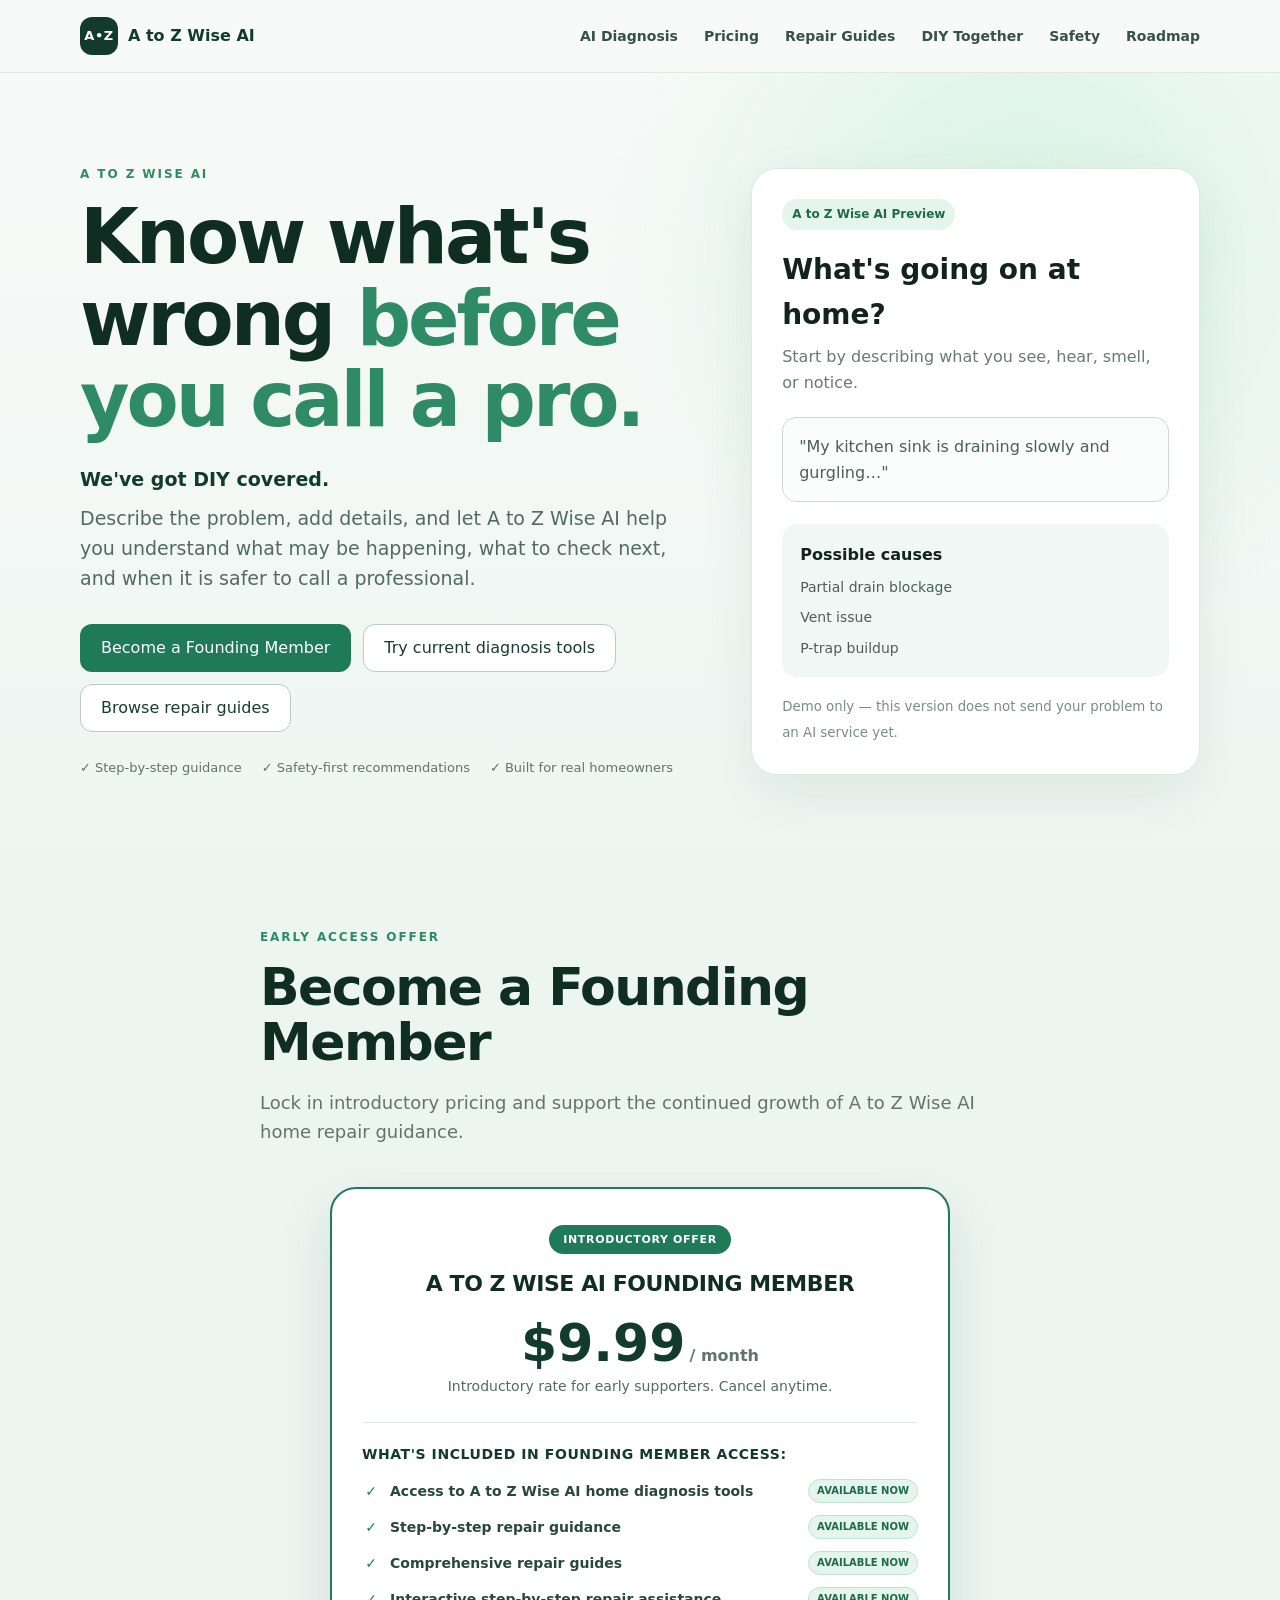
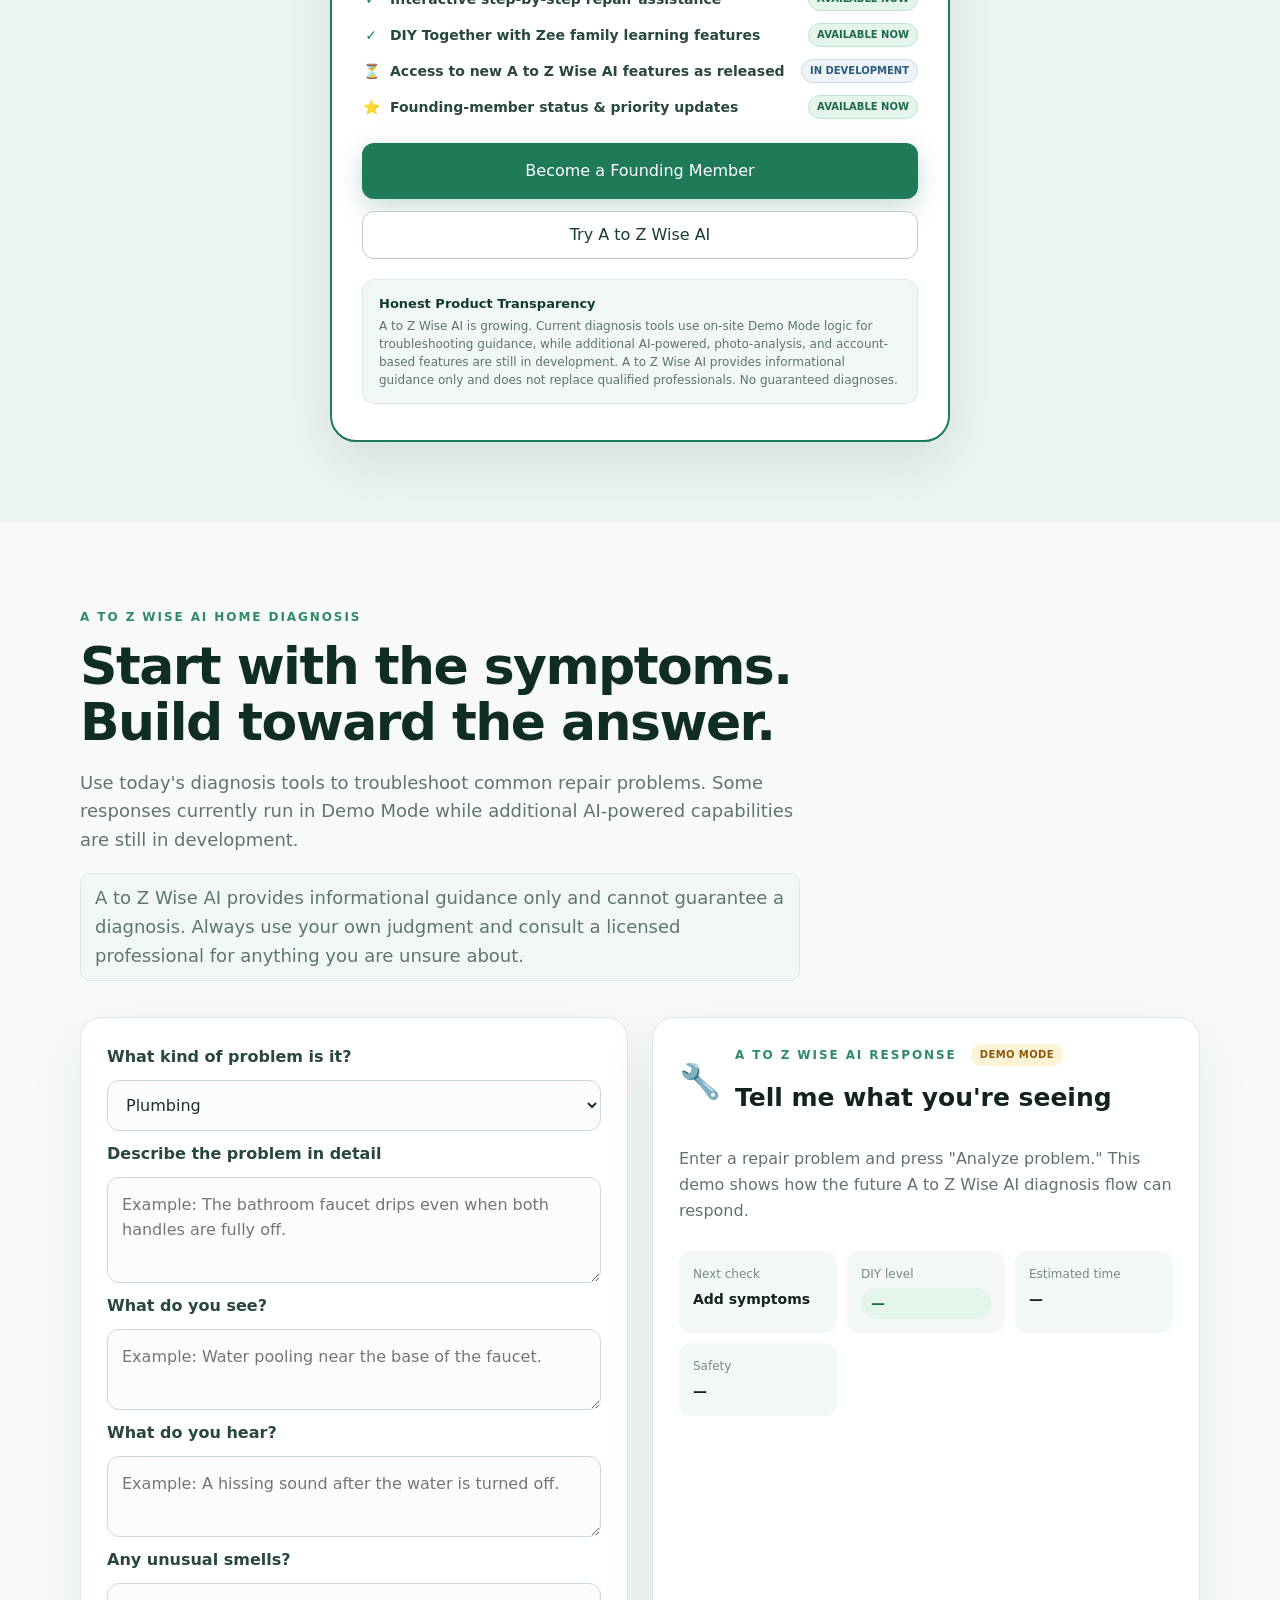
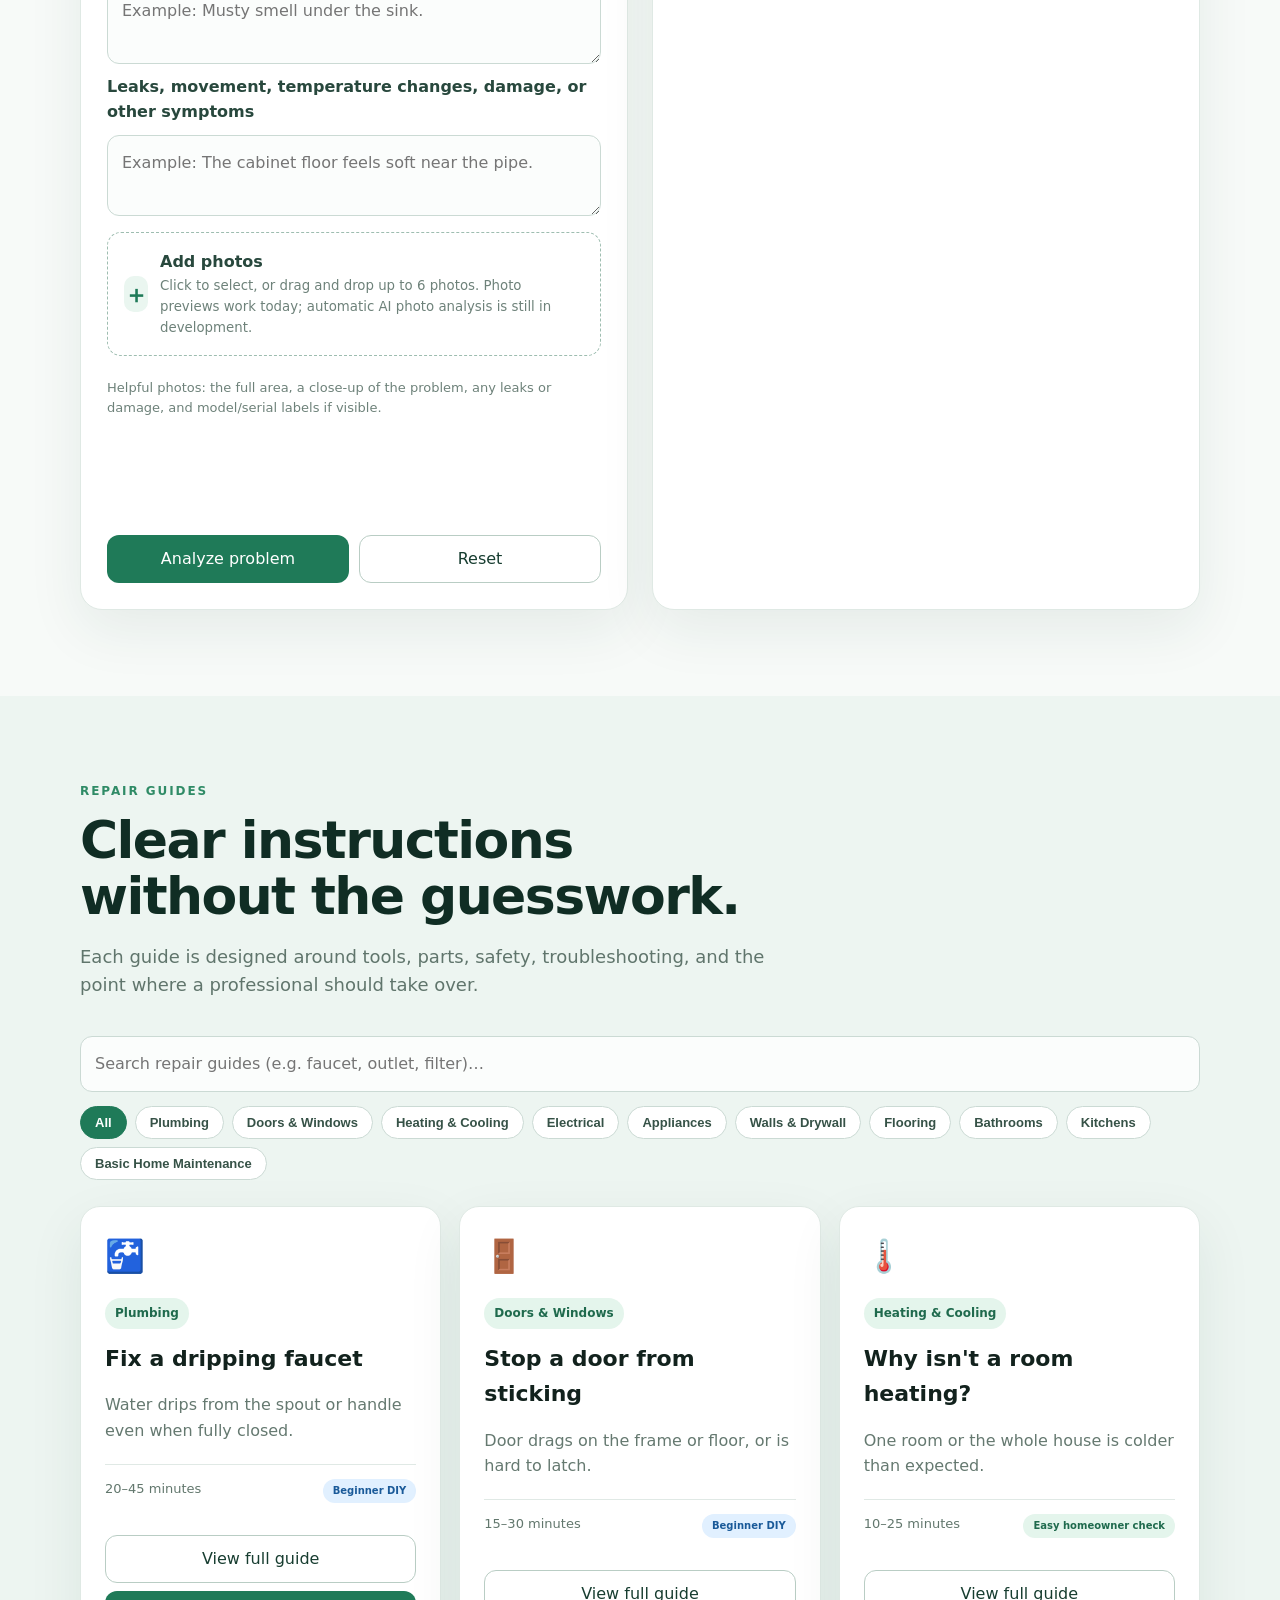
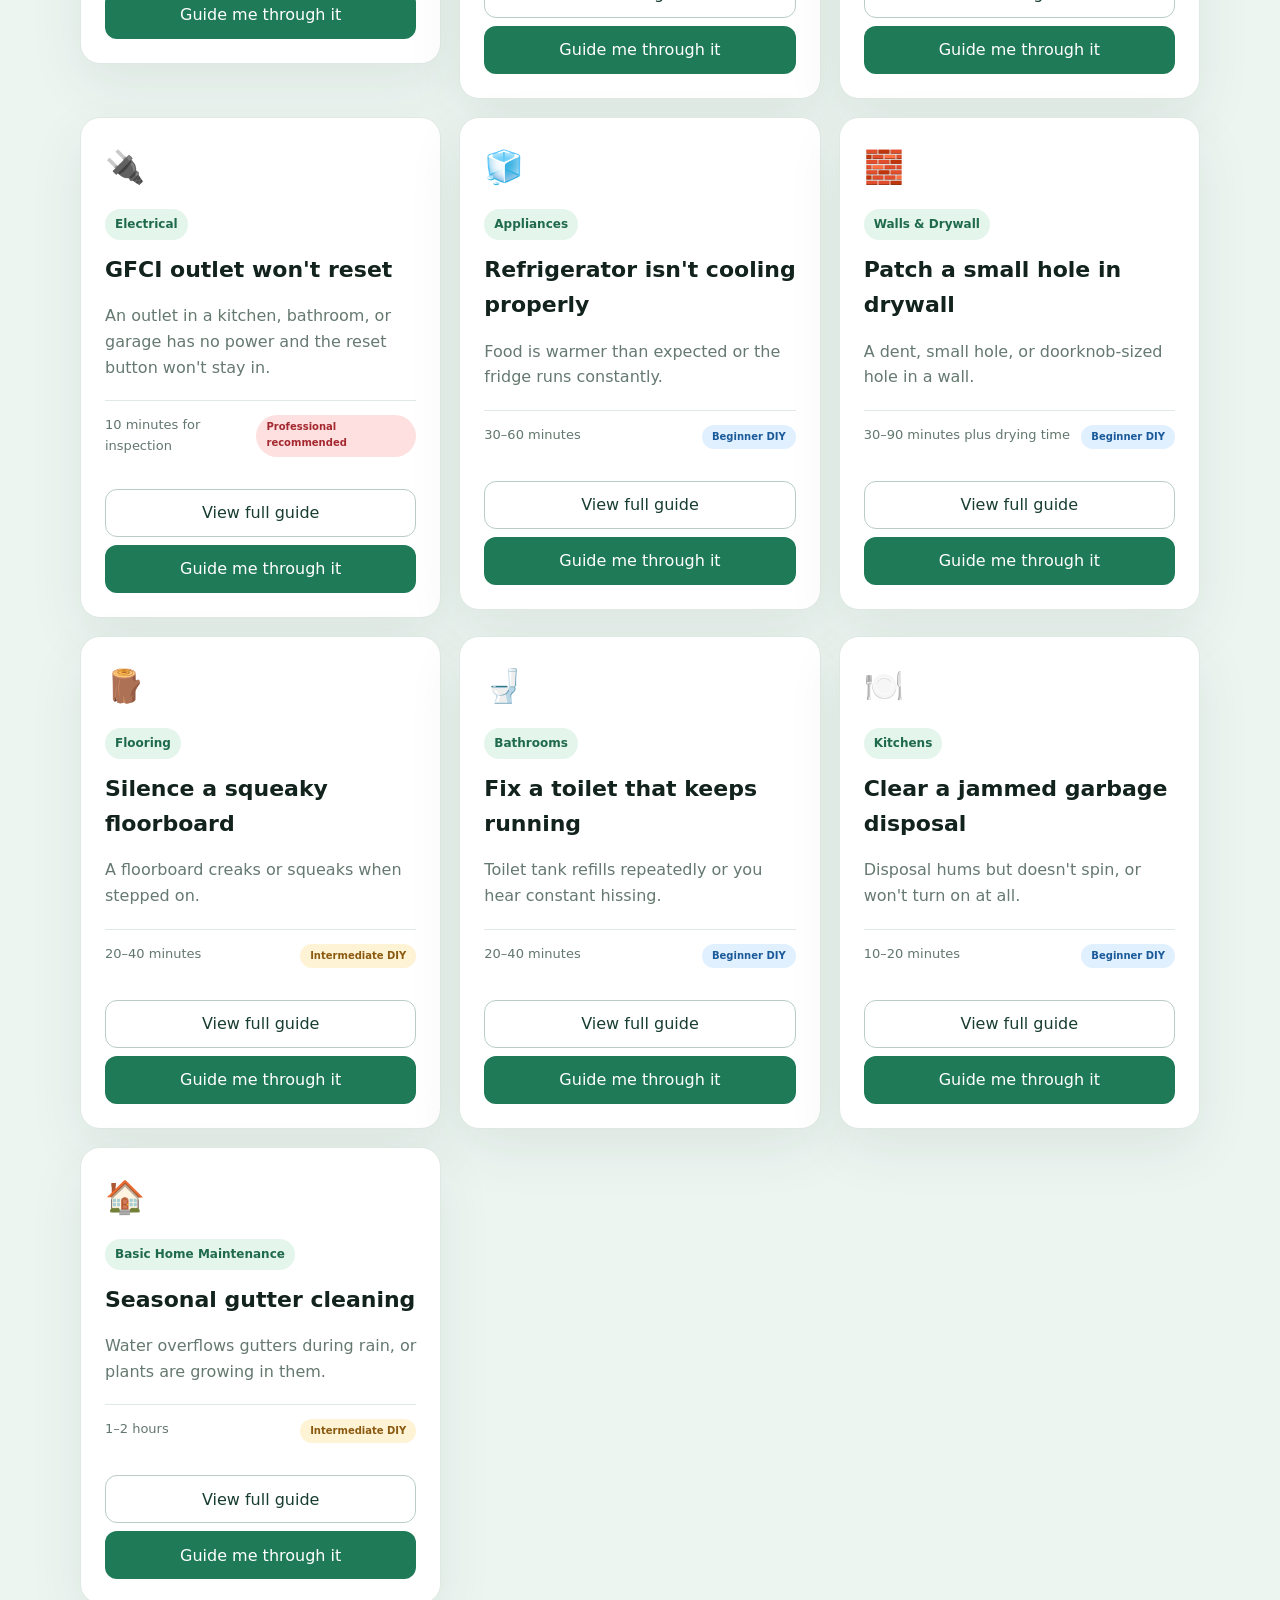
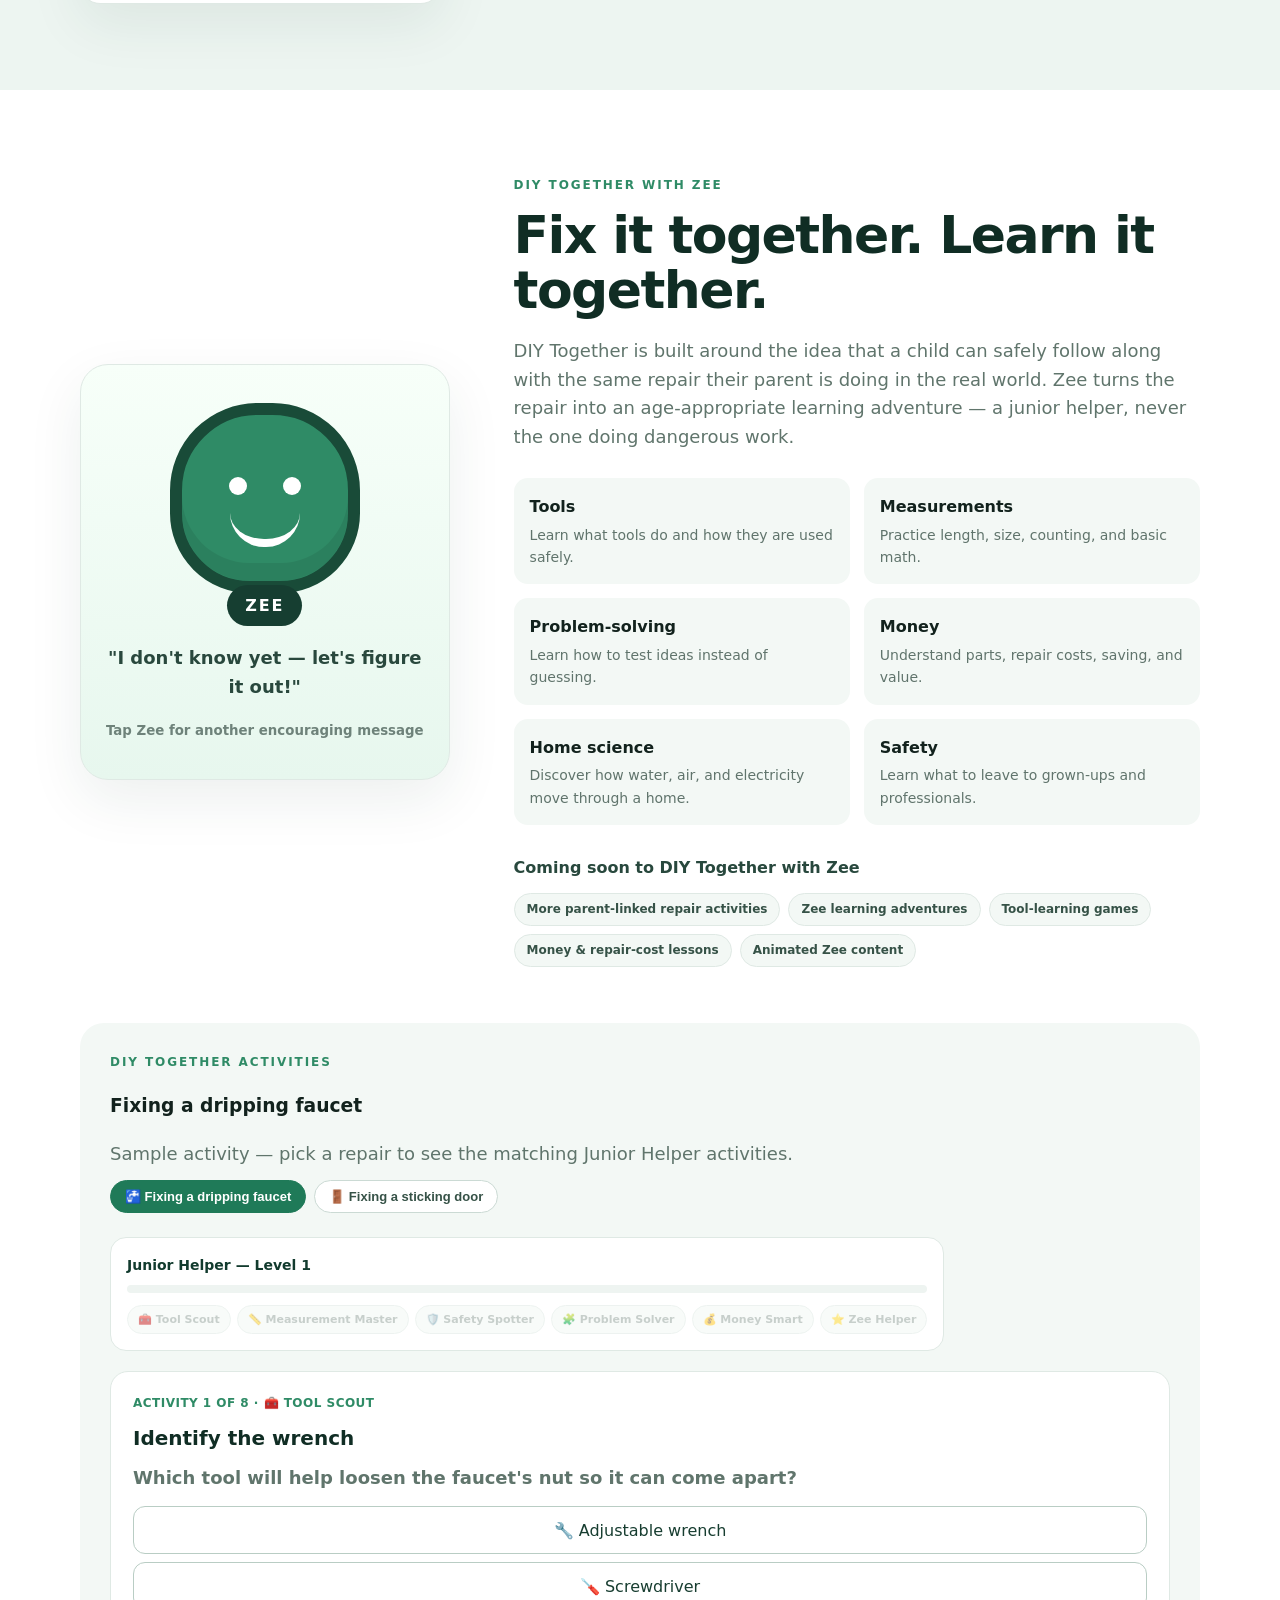
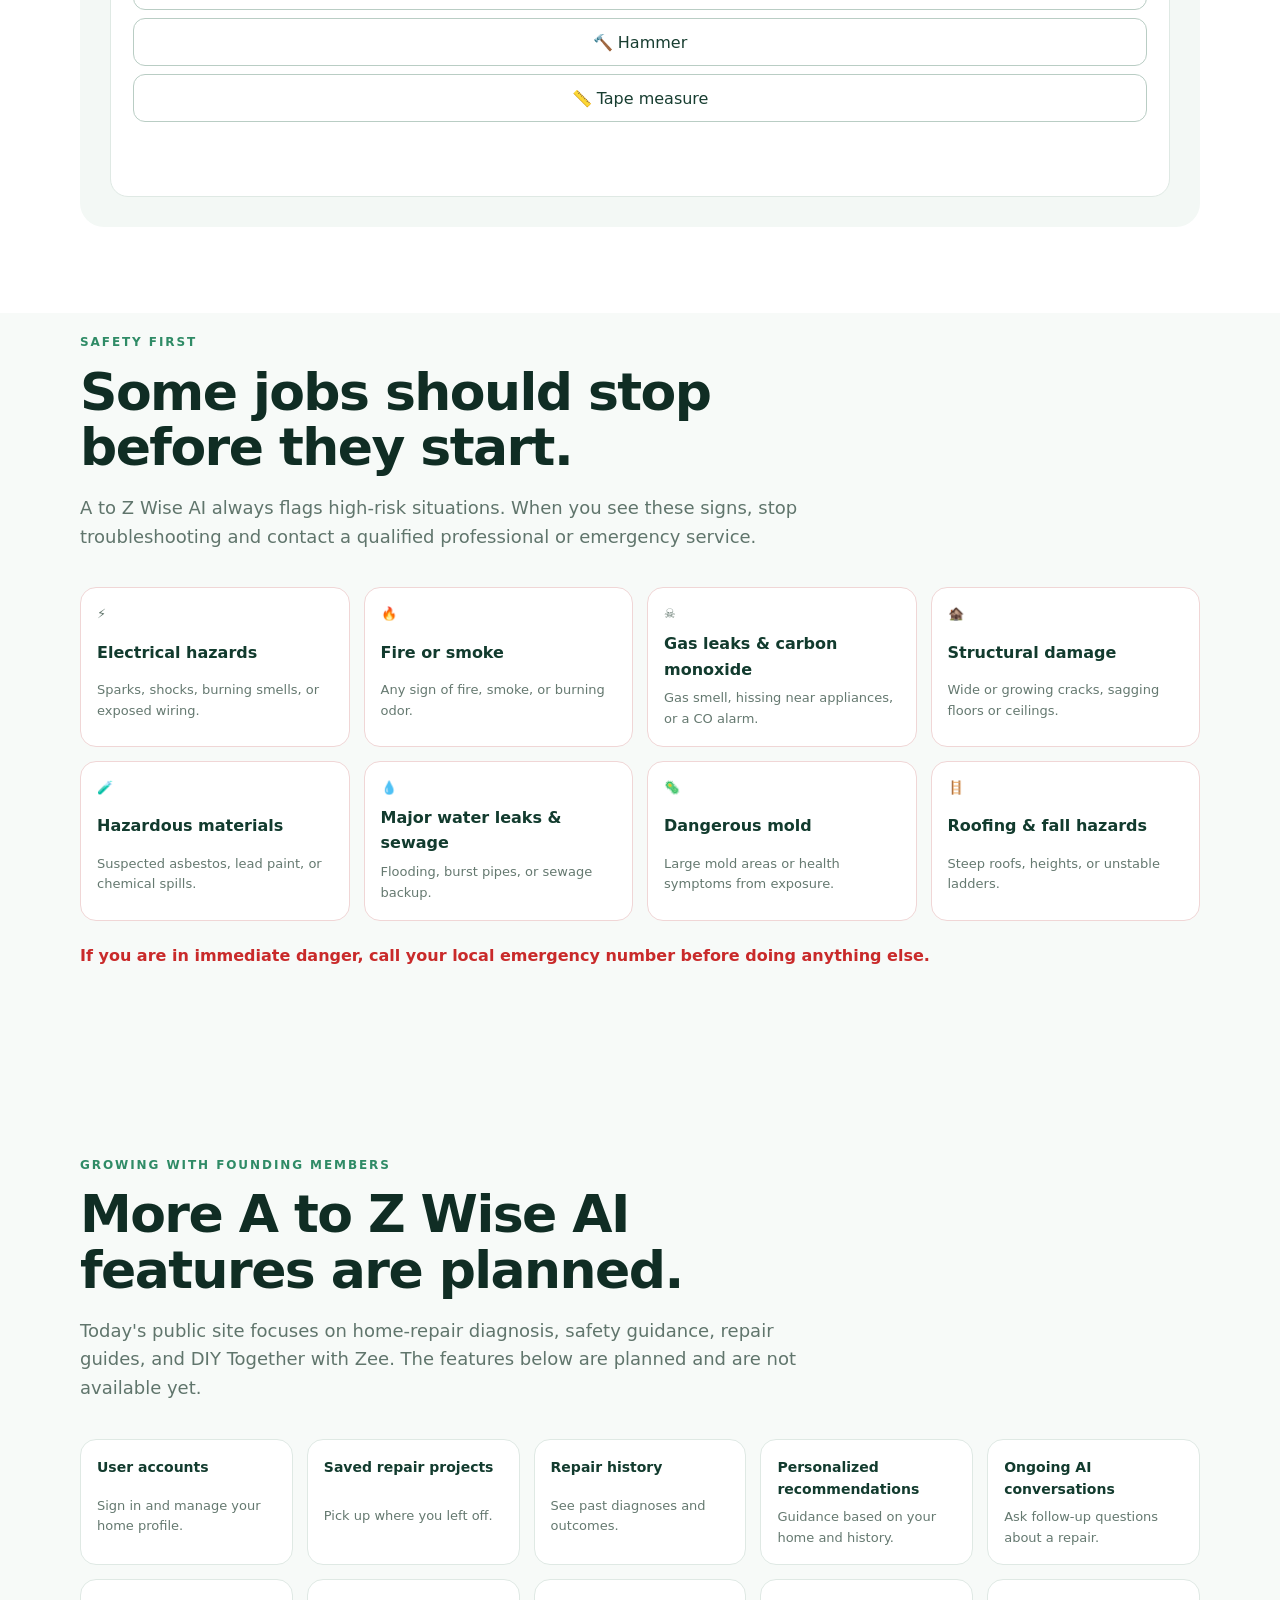
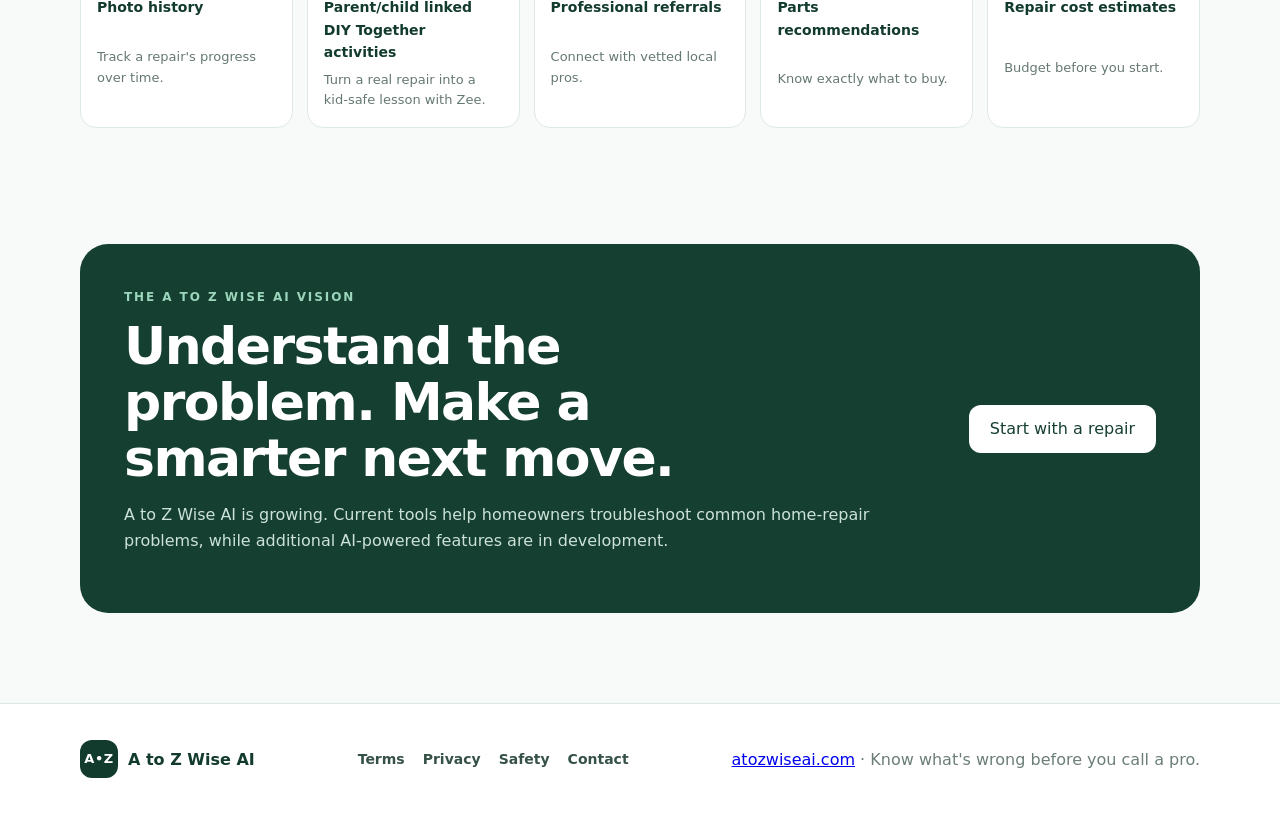
<file: index.html>
<!doctype html>
<html lang="en">
<head>
  <meta charset="utf-8" />
  <meta name="viewport" content="width=device-width, initial-scale=1" />
  <meta name="description" content="A to Z Wise AI helps homeowners understand repair problems, explore DIY repair guidance, learn what to check next, and safely involve the family in learning practical home-repair skills." />
  <title>A to Z Wise AI | AI-Assisted Home Repair &amp; DIY Help</title>
  <link rel="canonical" href="https://atozwiseai.com/" />
  <meta property="og:type" content="website" />
  <meta property="og:site_name" content="A to Z Wise AI" />
  <meta property="og:title" content="A to Z Wise AI | AI-Assisted Home Repair &amp; DIY Help" />
  <meta property="og:description" content="We've got DIY covered. A to Z Wise AI helps homeowners understand repair problems, explore guidance, and learn what to check next." />
  <meta property="og:url" content="https://atozwiseai.com/" />
  <meta name="twitter:card" content="summary_large_image" />
  <!--
    Backend configuration (no secrets here — see BACKEND.md).
    Leave content empty to run in Demo Mode. Once a secure backend is
    deployed, set content to its HTTPS base URL (e.g. a serverless
    function endpoint) and the site will start sending real requests
    instead of using the local demo diagnosis engine.
  -->
  <meta name="fixwise-backend-url" content="" />
  <!--
    Hosted checkout configuration (no secret keys — static hosting safe).
    A to Z Wise AI Founding Member Monthly ($9.99/mo) hosted PayPal subscription checkout.
  -->
  <meta name="fixwise-checkout-url" content="https://www.paypal.com/webapps/billing/plans/subscribe?plan_id=P-3UR170892E856923CNKQ2DVI" />
  <script type="application/ld+json">
    {
      "@context": "https://schema.org",
      "@type": "WebSite",
      "name": "A to Z Wise AI",
      "url": "https://atozwiseai.com/",
      "description": "A to Z Wise AI is an AI-assisted DIY and home-repair platform focused on helping homeowners understand problems before calling a pro.",
      "slogan": "We've got DIY covered."
    }
  </script>
  <link rel="stylesheet" href="styles.css" />
</head>
<body>
  <header class="site-header">
    <div class="container nav">
      <a class="brand" href="#top" aria-label="A to Z Wise AI home">
        <span class="brand-mark">A•Z</span>
        <span>A to Z Wise AI</span>
      </a>
      <button class="menu-btn" id="menuBtn" aria-label="Open menu" aria-expanded="false">☰</button>
      <nav id="navLinks" class="nav-links">
        <a href="#diagnosis">AI Diagnosis</a>
        <a href="#pricing">Pricing</a>
        <a href="#guides">Repair Guides</a>
        <a href="#kids">DIY Together</a>
        <a href="#safety">Safety</a>
        <a href="#roadmap">Roadmap</a>
      </nav>
    </div>
  </header>

  <main id="top">
    <section class="hero">
      <div class="container hero-grid">
        <div>
          <div class="eyebrow">A to Z Wise AI</div>
          <h1>Know what's wrong <span>before you call a pro.</span></h1>
          <p class="hero-copy">
            <strong class="hero-slogan">We've got DIY covered.</strong> Describe the problem, add details, and let A to Z Wise AI help you understand
            what may be happening, what to check next, and when it is safer to call a professional.
          </p>
          <div class="hero-actions">
            <a class="btn primary hero-early-access-btn" href="#pricing" data-action="checkout">Become a Founding Member</a>
            <a class="btn secondary" href="#diagnosis">Try current diagnosis tools</a>
            <a class="btn secondary" href="#guides">Browse repair guides</a>
          </div>
          <div class="trust-row">
            <span>✓ Step-by-step guidance</span>
            <span>✓ Safety-first recommendations</span>
            <span>✓ Built for real homeowners</span>
          </div>
        </div>

        <div class="hero-card">
          <div class="status-pill">A to Z Wise AI Preview</div>
          <h2>What's going on at home?</h2>
          <p>Start by describing what you see, hear, smell, or notice.</p>
          <div class="fake-input">"My kitchen sink is draining slowly and gurgling…"</div>
          <div class="mini-result">
            <strong>Possible causes</strong>
            <span>Partial drain blockage</span>
            <span>Vent issue</span>
            <span>P-trap buildup</span>
          </div>
          <small>Demo only — this version does not send your problem to an AI service yet.</small>
        </div>
      </div>
    </section>

    <section class="section alt pricing-section" id="pricing">
      <div class="container">
        <div class="section-heading text-center" style="max-width: 760px; margin: 0 auto 40px;">
          <div class="eyebrow">Early Access Offer</div>
          <h2>Become a Founding Member</h2>
          <p>Lock in introductory pricing and support the continued growth of A to Z Wise AI home repair guidance.</p>
        </div>

        <div class="pricing-grid">
          <div class="pricing-card">
            <div class="pricing-badge-row">
              <span class="status-pill highlight">INTRODUCTORY OFFER</span>
            </div>
            <h3>A TO Z WISE AI FOUNDING MEMBER</h3>
            <div class="pricing-price-row">
              <span class="price-val">$9.99</span>
              <span class="price-period">/ month</span>
            </div>
            <p class="pricing-subtext">Introductory rate for early supporters. Cancel anytime.</p>

            <div class="pricing-features-block">
              <h4>What's included in Founding Member access:</h4>
              <ul class="pricing-feature-list">
                <li>
                  <span class="feat-icon">✓</span>
                  <span class="feat-label">Access to A to Z Wise AI home diagnosis tools</span>
                  <span class="status-tag live">AVAILABLE NOW</span>
                </li>
                <li>
                  <span class="feat-icon">✓</span>
                  <span class="feat-label">Step-by-step repair guidance</span>
                  <span class="status-tag live">AVAILABLE NOW</span>
                </li>
                <li>
                  <span class="feat-icon">✓</span>
                  <span class="feat-label">Comprehensive repair guides</span>
                  <span class="status-tag live">AVAILABLE NOW</span>
                </li>
                <li>
                  <span class="feat-icon">✓</span>
                  <span class="feat-label">Interactive step-by-step repair assistance</span>
                  <span class="status-tag live">AVAILABLE NOW</span>
                </li>
                <li>
                  <span class="feat-icon">✓</span>
                  <span class="feat-label">DIY Together with Zee family learning features</span>
                  <span class="status-tag live">AVAILABLE NOW</span>
                </li>
                <li>
                  <span class="feat-icon">⏳</span>
                  <span class="feat-label">Access to new A to Z Wise AI features as released</span>
                  <span class="status-tag coming">IN DEVELOPMENT</span>
                </li>
                <li>
                  <span class="feat-icon">⭐</span>
                  <span class="feat-label">Founding-member status &amp; priority updates</span>
                  <span class="status-tag live">AVAILABLE NOW</span>
                </li>
              </ul>
            </div>

            <div class="pricing-actions">
              <button class="btn primary full cta-founding" id="foundingMemberBtn" data-action="checkout">Become a Founding Member</button>
              <a class="btn secondary full" href="#diagnosis">Try A to Z Wise AI</a>
            </div>

            <div class="pricing-transparency">
              <strong>Honest Product Transparency</strong>
              <p>
                A to Z Wise AI is growing. Current diagnosis tools use on-site Demo Mode logic for troubleshooting guidance, while additional AI-powered, photo-analysis, and account-based features are still in development. A to Z Wise AI provides informational guidance only and does not replace qualified professionals. No guaranteed diagnoses.
              </p>
            </div>
          </div>
        </div>
      </div>
    </section>

    <section class="section" id="diagnosis">
      <div class="container">
        <div class="section-heading">
          <div class="eyebrow">A to Z Wise AI Home Diagnosis</div>
          <h2>Start with the symptoms. Build toward the answer.</h2>
          <p>Use today's diagnosis tools to troubleshoot common repair problems. Some responses currently run in Demo Mode while additional AI-powered capabilities are still in development.</p>
          <p class="disclaimer">
            A to Z Wise AI provides informational guidance only and cannot guarantee a diagnosis.
            Always use your own judgment and consult a licensed professional for anything you are unsure about.
          </p>
        </div>

        <div class="diagnosis-layout">
          <form class="diagnosis-card" id="diagnosisForm" novalidate>
            <label for="category">What kind of problem is it?</label>
            <select id="category">
              <option value="Plumbing">Plumbing</option>
              <option value="Electrical">Electrical</option>
              <option value="Heating & Cooling">HVAC (Heating & Cooling)</option>
              <option value="Appliance">Appliance</option>
              <option value="Structural">Structural</option>
              <option value="Home Equipment">Home Equipment</option>
              <option value="Doors & Windows">Doors & Windows</option>
              <option value="Other">Other / General Home Repair</option>
            </select>

            <label for="problem">Describe the problem in detail</label>
            <textarea id="problem" rows="3" placeholder="Example: The bathroom faucet drips even when both handles are fully off."></textarea>

            <label for="seen">What do you see?</label>
            <textarea id="seen" rows="2" placeholder="Example: Water pooling near the base of the faucet."></textarea>

            <label for="heard">What do you hear?</label>
            <textarea id="heard" rows="2" placeholder="Example: A hissing sound after the water is turned off."></textarea>

            <label for="smell">Any unusual smells?</label>
            <textarea id="smell" rows="2" placeholder="Example: Musty smell under the sink."></textarea>

            <label for="otherSymptoms">Leaks, movement, temperature changes, damage, or other symptoms</label>
            <textarea id="otherSymptoms" rows="2" placeholder="Example: The cabinet floor feels soft near the pipe."></textarea>

            <label class="upload-box" for="photoUpload" id="uploadBox">
              <span class="upload-icon">＋</span>
              <span>
                <strong>Add photos</strong>
                <small>Click to select, or drag and drop up to 6 photos. Photo previews work today; automatic AI photo analysis is still in development.</small>
              </span>
            </label>
            <input id="photoUpload" type="file" accept="image/*" multiple hidden />
            <p class="upload-help">
              Helpful photos: the full area, a close-up of the problem, any leaks or damage, and model/serial labels if visible.
            </p>
            <div id="photoPreviewGrid" class="photo-preview-grid"></div>
            <div class="photo-meta-row">
              <span id="photoCountLabel" class="photo-count"></span>
              <span id="photoError" class="field-error" role="alert"></span>
            </div>

            <p id="formError" class="field-error" role="alert"></p>

            <div class="form-actions">
              <button class="btn primary full" type="submit" id="analyzeBtn">Analyze problem</button>
              <button class="btn secondary full" type="button" id="resetDiagnosis">Reset</button>
            </div>
          </form>

          <aside class="result-card" id="resultCard">
            <div class="result-top">
              <span class="result-icon">🔧</span>
              <div>
                <div class="eyebrow">A to Z Wise AI response <span id="modeBadge" class="mode-badge"></span></div>
                <h3 id="resultTitle">Tell me what you're seeing.</h3>
              </div>
            </div>

            <div id="dangerWarning" class="danger-warning" style="display: none;">
              <div class="warning-icon-col" aria-hidden="true"><span class="warning-icon">⚠️</span></div>
              <div class="warning-body">
                <strong id="warningTitle" class="warning-title">Safety Alert</strong>
                <p id="warningText"></p>
                <p id="warningAction" class="warning-action"></p>
                <div class="warning-actions">
                  <span class="warning-badge" id="warningBadge"></span>
                </div>
              </div>
            </div>

            <p id="intentText" class="intent-line" style="display:none;"></p>

            <p id="resultText">
              Enter a repair problem and press Analyze problem. A to Z Wise AI will share current troubleshooting guidance based on the details you provide.
            </p>

            <div id="mostLikelyCauses" style="display: none;" class="causes-section">
              <h4>Most likely causes <span id="confidenceBadge" class="confidence-badge"></span></h4>
              <ul id="mostLikelyList"></ul>
            </div>

            <div id="otherCausesSection" style="display: none;" class="causes-section alt-causes">
              <h4>Other possible causes</h4>
              <ul id="otherCausesList"></ul>
            </div>

            <div id="clarifyingSection" style="display: none;" class="causes-section">
              <h4>Questions that could narrow this down</h4>
              <ul id="clarifyingList"></ul>
            </div>

            <div id="followUpSection" class="followup-section" style="display: none;">
              <h4>Answer a question to help narrow this down</h4>
              <p class="followup-hint">
                Add any extra detail — including an answer to one of the questions above — and A to Z Wise AI will
                refine this diagnosis using everything you've shared so far in this session.
              </p>
              <textarea id="followUpAnswer" rows="2" placeholder="Example: The leak is constant, even with the water off."></textarea>
              <button type="button" class="btn secondary" id="submitFollowUp">Add detail &amp; refine diagnosis</button>
              <ul id="conversationLog" class="conversation-log"></ul>
            </div>

            <div id="stepsSection" style="display: none;" class="causes-section">
              <h4>Step-by-step troubleshooting</h4>
              <ol id="stepsList"></ol>
            </div>

            <div class="result-grid">
              <div><span>Next check</span><strong id="nextCheck">Waiting for details</strong></div>
              <div><span>DIY level</span><strong id="diyLevel" class="result-badge">—</strong></div>
              <div><span>Estimated time</span><strong id="estimatedTime">—</strong></div>
              <div><span>Safety</span><strong id="safetyLevel">—</strong></div>
            </div>

            <div id="toolsSection" style="display: none;" class="causes-section">
              <h4>Tools that may be needed</h4>
              <ul id="toolsList"></ul>
            </div>

            <div id="partsSection" style="display: none;" class="causes-section">
              <h4>Parts / materials that may be needed</h4>
              <ul id="partsList"></ul>
            </div>

            <div id="tipsSection" style="display: none;" class="causes-section">
              <h4>Helpful tips</h4>
              <ul id="tipsList"></ul>
            </div>

            <div id="stopSection" style="display: none;" class="stop-note">
              <strong>Stop if:</strong> <span id="stopText"></span>
            </div>

            <div id="professionalNote" style="display: none;" class="professional-note">
              <strong>Pro tip:</strong> <span id="professionalText"></span>
            </div>

            <div id="relatedGuideSection" style="display: none;" class="related-guide-note">
              <p>A to Z Wise AI has a step-by-step guide for this.</p>
              <button type="button" class="btn secondary" id="guideMeThroughIt">Guide me through it</button>
            </div>

            <p id="photoNote" class="photo-note" style="display:none;"></p>
          </aside>
        </div>
      </div>
    </section>

    <section class="section alt" id="guides">
      <div class="container">
        <div class="section-heading">
          <div class="eyebrow">Repair Guides</div>
          <h2>Clear instructions without the guesswork.</h2>
          <p>Each guide is designed around tools, parts, safety, troubleshooting, and the point where a professional should take over.</p>
        </div>

        <div class="guides-toolbar">
          <input type="search" id="guideSearch" class="guide-search" placeholder="Search repair guides (e.g. faucet, outlet, filter)…" aria-label="Search repair guides" />
          <div id="guideFilters" class="filter-bar" role="group" aria-label="Filter guides by category"></div>
        </div>

        <div class="cards" id="guidesGrid"></div>
        <p id="guidesEmpty" class="empty-state" style="display:none;">No guides match your search yet. Try a different word or category.</p>
      </div>
    </section>

    <section class="section kids" id="kids">
      <div class="container kids-grid">
        <div class="fixy-card" aria-label="Zee mascot preview">
          <!--
            ZEE MASCOT — placeholder presentation.
            This wrapper (.fixy-avatar) is the single hook point for a future
            professionally designed mascot: swap the .fixy-face div below for
            an <img>/<svg>/animation inside .fixy-avatar and set
            data-fixy-mood to drive expression changes — no other markup or
            JS needs to change (see js/data/fixy-messages.js for the message
            content driving Zee's reactions).
          -->
          <div class="fixy-avatar" data-fixy-mood="idle">
            <div class="fixy-face">
              <div class="fixy-eyes"><span></span><span></span></div>
              <div class="fixy-smile"></div>
            </div>
          </div>
          <div class="fixy-badge">ZEE</div>
          <p id="fixySpeech">"I don't know yet — let's figure it out!"</p>
          <small class="fixy-hint">Tap Zee for another encouraging message</small>
        </div>

        <div>
          <div class="eyebrow">DIY Together with Zee</div>
          <h2>Fix it together. Learn it together.</h2>
          <p>
            DIY Together is built around the idea that a child can safely follow along with the same repair
            their parent is doing in the real world. Zee turns the repair into an age-appropriate learning adventure —
            a junior helper, never the one doing dangerous work.
          </p>
          <div class="kids-points">
            <div><strong>Tools</strong><span>Learn what tools do and how they are used safely.</span></div>
            <div><strong>Measurements</strong><span>Practice length, size, counting, and basic math.</span></div>
            <div><strong>Problem-solving</strong><span>Learn how to test ideas instead of guessing.</span></div>
            <div><strong>Money</strong><span>Understand parts, repair costs, saving, and value.</span></div>
            <div><strong>Home science</strong><span>Discover how water, air, and electricity move through a home.</span></div>
            <div><strong>Safety</strong><span>Learn what to leave to grown-ups and professionals.</span></div>
          </div>

          <div class="kids-roadmap">
            <h3>Coming soon to DIY Together with Zee</h3>
            <div class="roadmap-chips">
              <span>More parent-linked repair activities</span>
              <span>Zee learning adventures</span>
              <span>Tool-learning games</span>
              <span>Money &amp; repair-cost lessons</span>
              <span>Animated Zee content</span>
            </div>
          </div>
        </div>
      </div>

      <div class="container">
        <div class="kids-activities" id="kidsActivities">
          <div class="kids-activities-header">
            <div>
              <div class="eyebrow">DIY Together activities</div>
              <h3 id="kidsActivityHeading">Try a sample activity</h3>
              <p id="kidsActivitySub" class="kids-activity-sub"></p>
              <div id="kidsSetPicker" class="filter-bar kids-set-picker"></div>
            </div>
            <div class="kid-progress-panel" id="kidsProgress"></div>
          </div>
          <div id="kidsActivityBody" class="kids-activity-body"></div>
        </div>
      </div>
    </section>

    <section class="section safety" id="safety">
      <div class="container">
        <div class="section-heading">
          <div class="eyebrow">Safety first</div>
          <h2>Some jobs should stop before they start.</h2>
          <p>
            A to Z Wise AI always flags high-risk situations. When you see these signs, stop troubleshooting
            and contact a qualified professional or emergency service.
          </p>
        </div>
        <div class="safety-grid">
          <div class="safety-item"><span class="safety-icon">⚡</span><strong>Electrical hazards</strong><span>Sparks, shocks, burning smells, or exposed wiring.</span></div>
          <div class="safety-item"><span class="safety-icon">🔥</span><strong>Fire or smoke</strong><span>Any sign of fire, smoke, or burning odor.</span></div>
          <div class="safety-item"><span class="safety-icon">☠️</span><strong>Gas leaks &amp; carbon monoxide</strong><span>Gas smell, hissing near appliances, or a CO alarm.</span></div>
          <div class="safety-item"><span class="safety-icon">🏚️</span><strong>Structural damage</strong><span>Wide or growing cracks, sagging floors or ceilings.</span></div>
          <div class="safety-item"><span class="safety-icon">🧪</span><strong>Hazardous materials</strong><span>Suspected asbestos, lead paint, or chemical spills.</span></div>
          <div class="safety-item"><span class="safety-icon">💧</span><strong>Major water leaks &amp; sewage</strong><span>Flooding, burst pipes, or sewage backup.</span></div>
          <div class="safety-item"><span class="safety-icon">🦠</span><strong>Dangerous mold</strong><span>Large mold areas or health symptoms from exposure.</span></div>
          <div class="safety-item"><span class="safety-icon">🪜</span><strong>Roofing &amp; fall hazards</strong><span>Steep roofs, heights, or unstable ladders.</span></div>
        </div>
        <p class="safety-cta">If you are in immediate danger, call your local emergency number before doing anything else.</p>
      </div>
    </section>

    <section class="section" id="roadmap">
      <div class="container">
        <div class="section-heading">
          <div class="eyebrow">Growing with Founding Members</div>
          <h2>More A to Z Wise AI features are planned.</h2>
          <p>Today's public site focuses on home-repair diagnosis, safety guidance, repair guides, and DIY Together with Zee. The features below are planned and are not available yet.</p>
        </div>
        <div class="roadmap-grid">
          <div class="roadmap-card"><strong>User accounts</strong><span>Sign in and manage your home profile.</span></div>
          <div class="roadmap-card"><strong>Saved repair projects</strong><span>Pick up where you left off.</span></div>
          <div class="roadmap-card"><strong>Repair history</strong><span>See past diagnoses and outcomes.</span></div>
          <div class="roadmap-card"><strong>Personalized recommendations</strong><span>Guidance based on your home and history.</span></div>
          <div class="roadmap-card"><strong>Ongoing AI conversations</strong><span>Ask follow-up questions about a repair.</span></div>
          <div class="roadmap-card"><strong>Photo history</strong><span>Track a repair's progress over time.</span></div>
          <div class="roadmap-card"><strong>Parent/child linked DIY Together activities</strong><span>Turn a real repair into a kid-safe lesson with Zee.</span></div>
          <div class="roadmap-card"><strong>Professional referrals</strong><span>Connect with vetted local pros.</span></div>
          <div class="roadmap-card"><strong>Parts recommendations</strong><span>Know exactly what to buy.</span></div>
          <div class="roadmap-card"><strong>Repair cost estimates</strong><span>Budget before you start.</span></div>
        </div>
      </div>
    </section>

    <section class="cta">
      <div class="container">
        <div class="cta-box">
          <div>
            <div class="eyebrow light">The A to Z Wise AI vision</div>
            <h2>Understand the problem. Make a smarter next move.</h2>
            <p>A to Z Wise AI is growing. Current tools help homeowners troubleshoot common home-repair problems, while additional AI-powered features are in development.</p>
          </div>
          <a class="btn light-btn" href="#diagnosis">Start with a repair</a>
        </div>
      </div>
    </section>
  </main>

  <div id="checkoutModal" class="repair-modal checkout-modal" hidden aria-hidden="true">
    <div class="repair-modal-backdrop checkout-modal-backdrop"></div>
    <div class="repair-modal-panel checkout-modal-panel">
      <button class="repair-modal-close" data-action="close-checkout-modal" aria-label="Close modal">✕</button>
      <div class="checkout-modal-content">
        <div class="status-pill">Checkout Integration</div>
        <h3>Checkout temporarily unavailable</h3>
        <p>
          Thank you for your interest in becoming an <strong>A to Z Wise AI Founding Member</strong>!
        </p>
        <p>
          The hosted subscription checkout could not be opened from this page just now. Please return to the pricing section and try again in a moment.
        </p>
        <p>
          In the meantime, you can still use A to Z Wise AI's current diagnosis tools, repair guides, safety information, and DIY Together with Zee features.
        </p>
        <div class="checkout-modal-actions">
          <a class="btn primary" href="#diagnosis" data-action="close-checkout-modal">Try Diagnosis Demo</a>
          <button class="btn secondary" data-action="close-checkout-modal">Close</button>
        </div>
      </div>
    </div>
  </div>

  <footer>
    <div class="container footer-row">
      <div class="brand"><span class="brand-mark">A•Z</span><span>A to Z Wise AI</span></div>
      <div class="footer-links">
        <a href="terms.html">Terms</a>
        <a href="privacy.html">Privacy</a>
        <a href="safety.html">Safety</a>
        <a href="contact.html">Contact</a>
      </div>
      <p><a href="https://atozwiseai.com">atozwiseai.com</a> · Know what's wrong before you call a pro.</p>
    </div>
  </footer>

  <script type="module" src="js/main.js"></script>
</body>
</html>
</file>
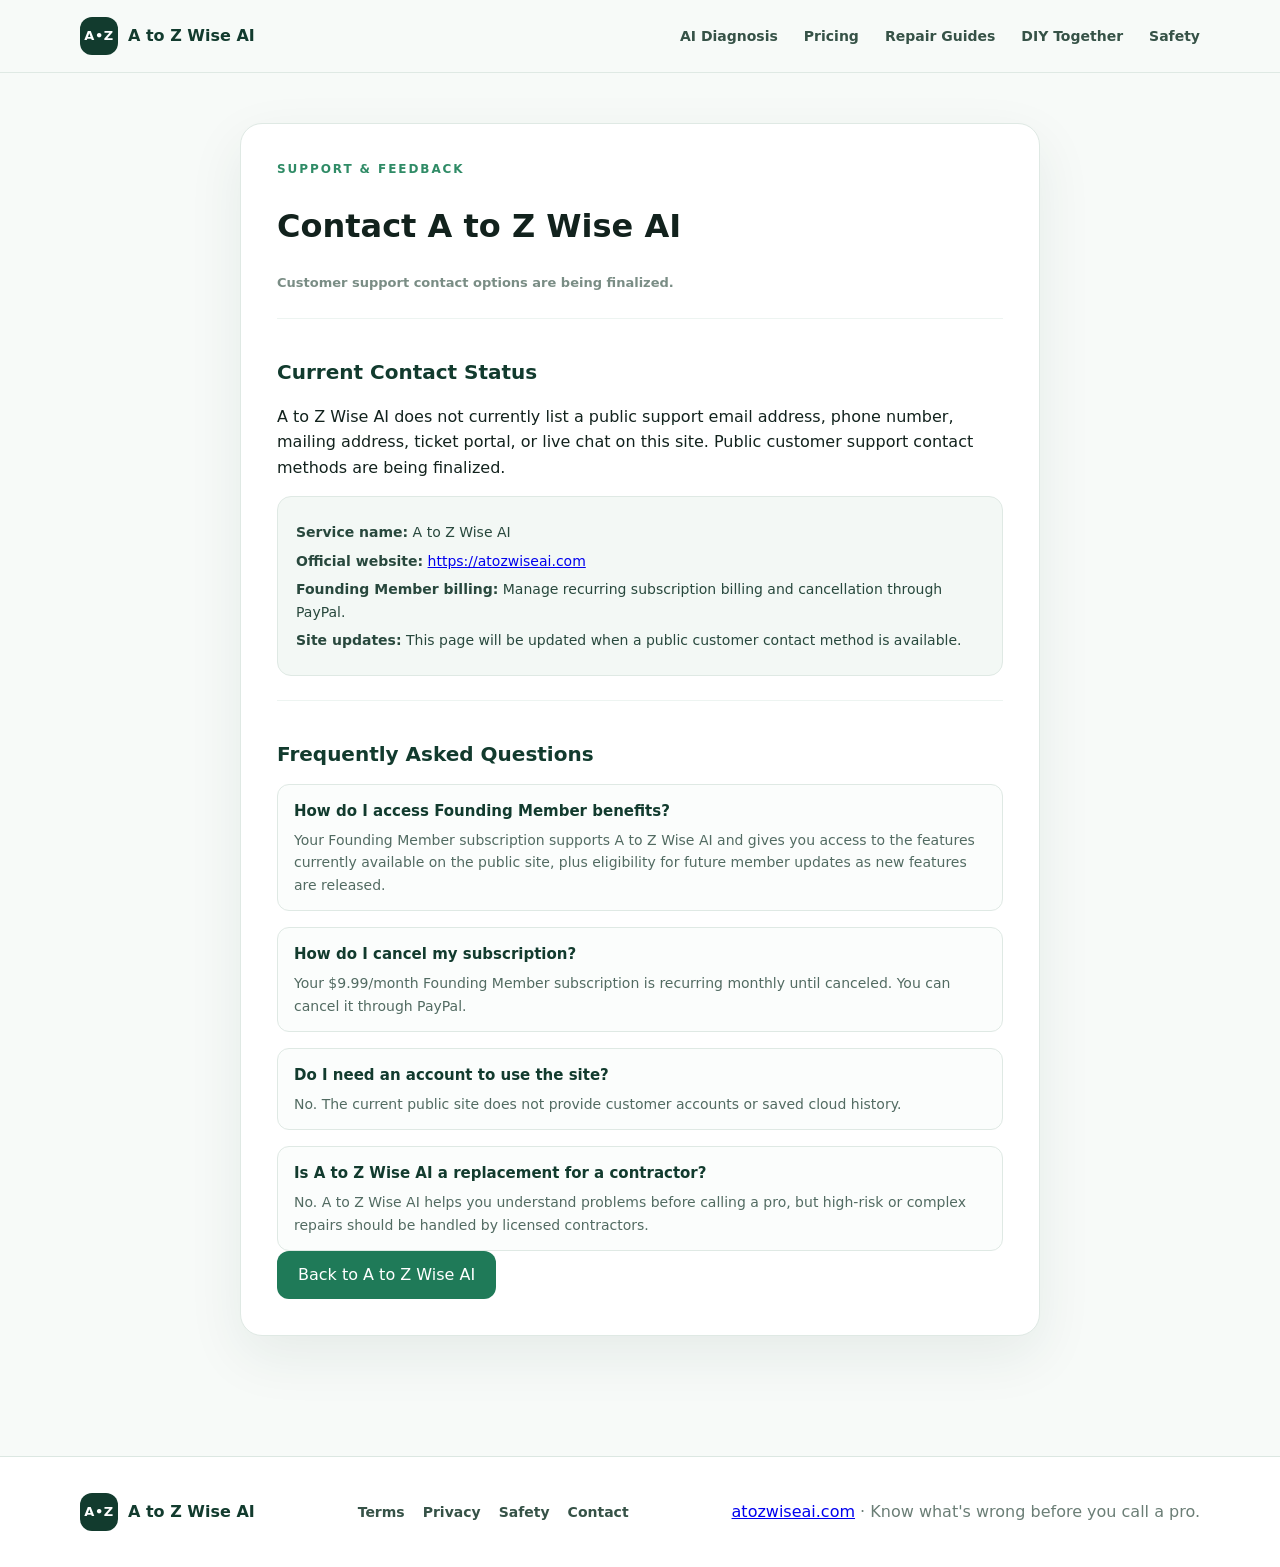
<file: contact.html>
<!doctype html>
<html lang="en">
<head>
  <meta charset="utf-8" />
  <meta name="viewport" content="width=device-width, initial-scale=1" />
  <meta name="description" content="Contact information and support details for A to Z Wise AI." />
  <title>Contact A to Z Wise AI</title>
  <link rel="canonical" href="https://atozwiseai.com/contact.html" />
  <meta property="og:type" content="website" />
  <meta property="og:site_name" content="A to Z Wise AI" />
  <meta property="og:title" content="Contact A to Z Wise AI" />
  <meta property="og:description" content="Contact information and support details for A to Z Wise AI." />
  <meta property="og:url" content="https://atozwiseai.com/contact.html" />
  <link rel="stylesheet" href="styles.css" />
</head>
<body>
  <header class="site-header">
    <div class="container nav">
      <a class="brand" href="index.html" aria-label="A to Z Wise AI home">
        <span class="brand-mark">A•Z</span>
        <span>A to Z Wise AI</span>
      </a>
      <button class="menu-btn" id="menuBtn" aria-label="Open menu" aria-expanded="false">☰</button>
      <nav id="navLinks" class="nav-links">
        <a href="index.html#diagnosis">AI Diagnosis</a>
        <a href="index.html#pricing">Pricing</a>
        <a href="index.html#guides">Repair Guides</a>
        <a href="index.html#kids">DIY Together</a>
        <a href="safety.html">Safety</a>
      </nav>
    </div>
  </header>

  <main class="container page-content">
    <div class="legal-card">
      <div class="eyebrow">Support &amp; Feedback</div>
      <h1>Contact A to Z Wise AI</h1>
      <p class="last-updated">Customer support contact options are being finalized.</p>

      <section class="legal-section">
        <h2>Current Contact Status</h2>
        <p>
          A to Z Wise AI does not currently list a public support email address, phone number, mailing address, ticket portal, or live chat on this site.
          Public customer support contact methods are being finalized.
        </p>
        <div class="contact-box">
          <p><strong>Service name:</strong> A to Z Wise AI</p>
          <p><strong>Official website:</strong> <a href="https://atozwiseai.com">https://atozwiseai.com</a></p>
          <p><strong>Founding Member billing:</strong> Manage recurring subscription billing and cancellation through PayPal.</p>
          <p><strong>Site updates:</strong> This page will be updated when a public customer contact method is available.</p>
        </div>
      </section>

      <section class="legal-section">
        <h2>Frequently Asked Questions</h2>
        <div class="faq-list">
          <div class="faq-item">
            <strong>How do I access Founding Member benefits?</strong>
            <p>Your Founding Member subscription supports A to Z Wise AI and gives you access to the features currently available on the public site, plus eligibility for future member updates as new features are released.</p>
          </div>
          <div class="faq-item">
            <strong>How do I cancel my subscription?</strong>
            <p>Your $9.99/month Founding Member subscription is recurring monthly until canceled. You can cancel it through PayPal.</p>
          </div>
          <div class="faq-item">
            <strong>Do I need an account to use the site?</strong>
            <p>No. The current public site does not provide customer accounts or saved cloud history.</p>
          </div>
          <div class="faq-item">
            <strong>Is A to Z Wise AI a replacement for a contractor?</strong>
            <p>No. A to Z Wise AI helps you understand problems before calling a pro, but high-risk or complex repairs should be handled by licensed contractors.</p>
          </div>
        </div>
      </section>

      <div class="page-actions">
        <a href="index.html" class="btn primary">Back to A to Z Wise AI</a>
      </div>
    </div>
  </main>

  <footer>
    <div class="container footer-row">
      <div class="brand"><span class="brand-mark">A•Z</span><span>A to Z Wise AI</span></div>
      <div class="footer-links">
        <a href="terms.html">Terms</a>
        <a href="privacy.html">Privacy</a>
        <a href="safety.html">Safety</a>
        <a href="contact.html">Contact</a>
      </div>
      <p><a href="https://atozwiseai.com">atozwiseai.com</a> · Know what's wrong before you call a pro.</p>
    </div>
  </footer>

  <script type="module" src="js/main.js"></script>
</body>
</html>
</file>
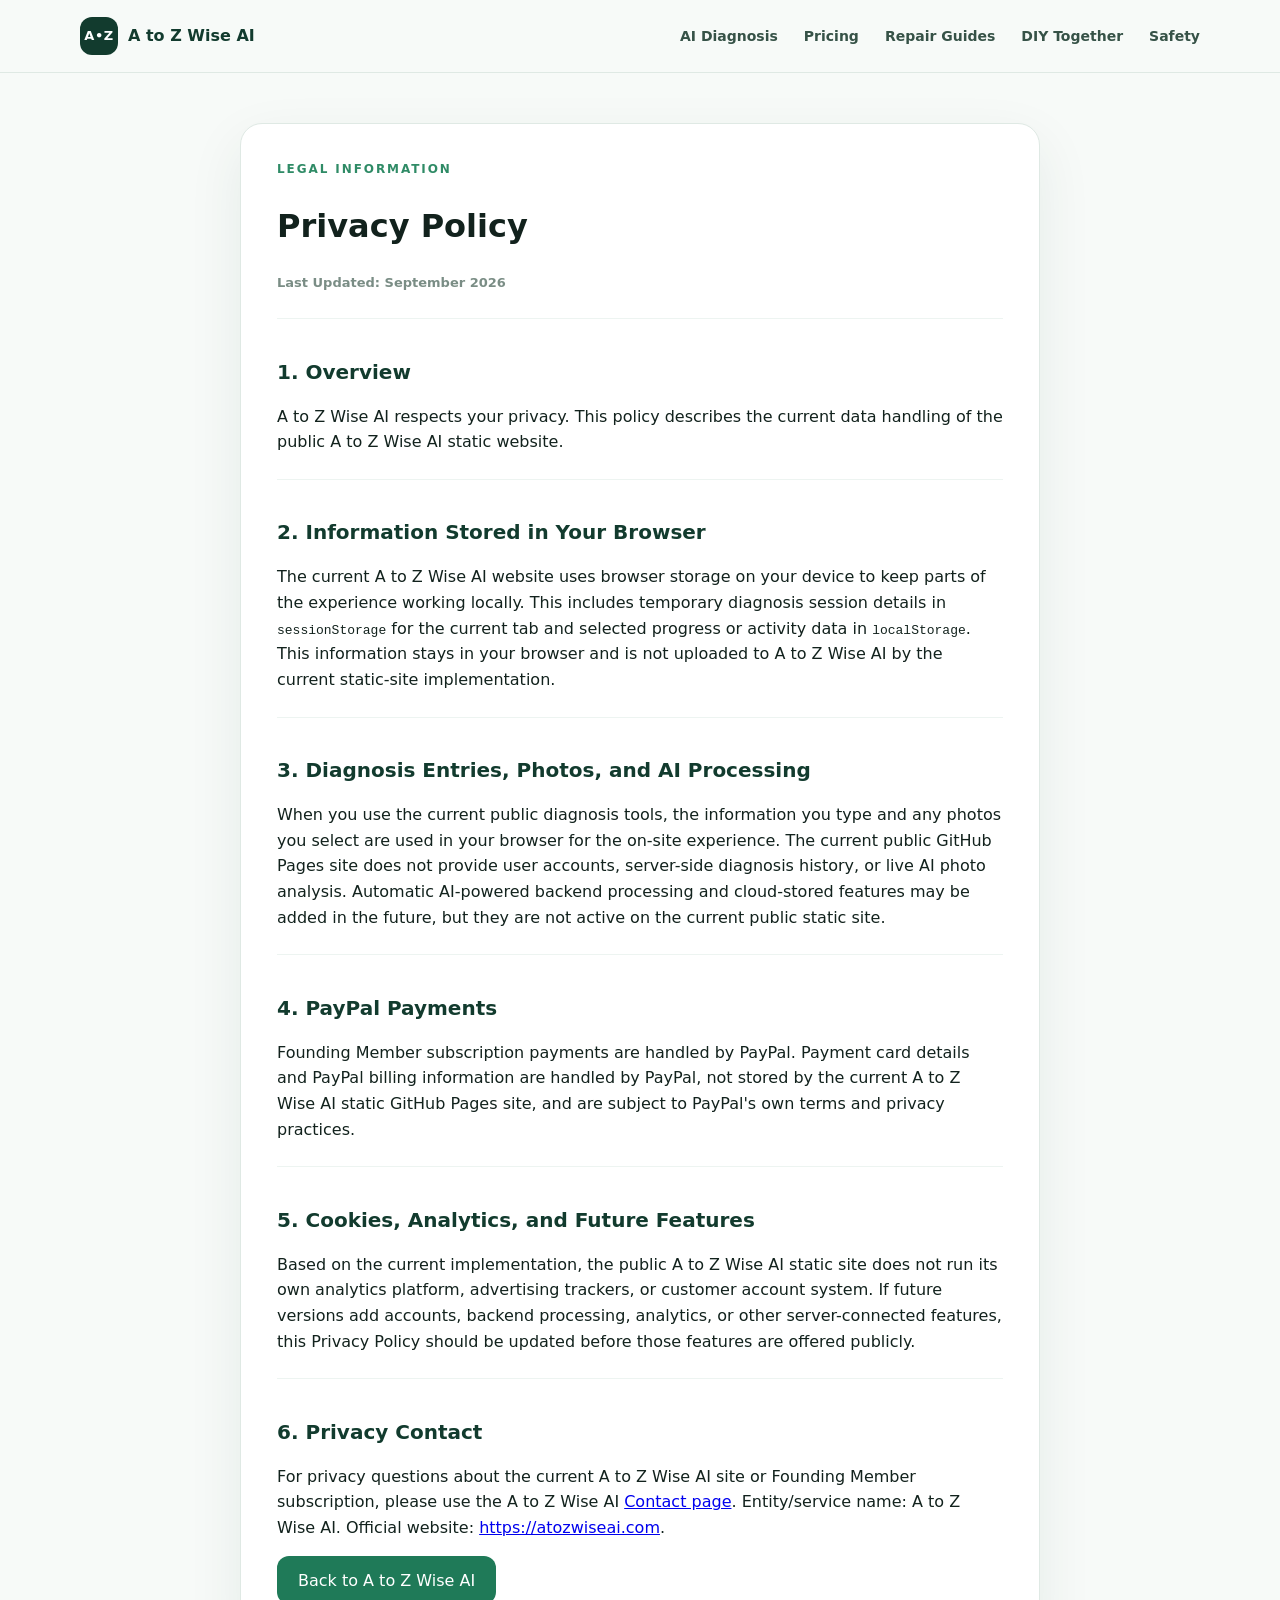
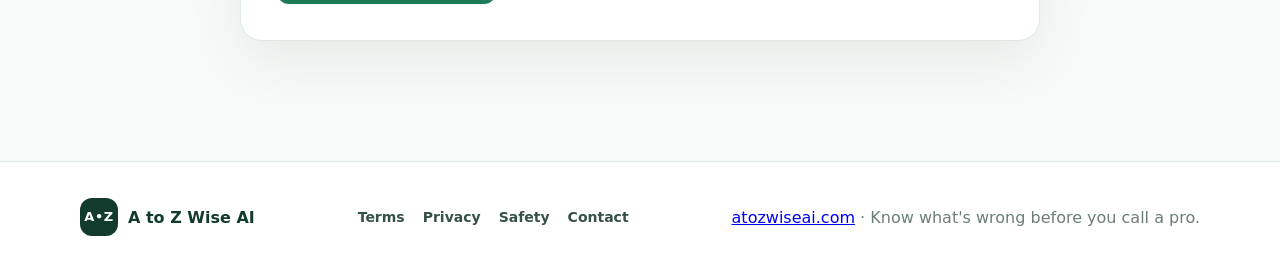
<file: privacy.html>
<!doctype html>
<html lang="en">
<head>
  <meta charset="utf-8" />
  <meta name="viewport" content="width=device-width, initial-scale=1" />
  <meta name="description" content="Privacy Policy for the current A to Z Wise AI static website." />
  <title>Privacy Policy — A to Z Wise AI</title>
  <link rel="canonical" href="https://atozwiseai.com/privacy.html" />
  <meta property="og:type" content="website" />
  <meta property="og:site_name" content="A to Z Wise AI" />
  <meta property="og:title" content="Privacy Policy — A to Z Wise AI" />
  <meta property="og:description" content="Privacy Policy for the current A to Z Wise AI static website." />
  <meta property="og:url" content="https://atozwiseai.com/privacy.html" />
  <link rel="stylesheet" href="styles.css" />
</head>
<body>
  <header class="site-header">
    <div class="container nav">
      <a class="brand" href="index.html" aria-label="A to Z Wise AI home">
        <span class="brand-mark">A•Z</span>
        <span>A to Z Wise AI</span>
      </a>
      <button class="menu-btn" id="menuBtn" aria-label="Open menu" aria-expanded="false">☰</button>
      <nav id="navLinks" class="nav-links">
        <a href="index.html#diagnosis">AI Diagnosis</a>
        <a href="index.html#pricing">Pricing</a>
        <a href="index.html#guides">Repair Guides</a>
        <a href="index.html#kids">DIY Together</a>
        <a href="safety.html">Safety</a>
      </nav>
    </div>
  </header>

  <main class="container page-content">
    <div class="legal-card">
      <div class="eyebrow">Legal Information</div>
      <h1>Privacy Policy</h1>
      <p class="last-updated">Last Updated: September 2026</p>

      <section class="legal-section">
        <h2>1. Overview</h2>
        <p>
          A to Z Wise AI respects your privacy. This policy describes the current data handling of the public A to Z Wise AI static website.
        </p>
      </section>

      <section class="legal-section">
        <h2>2. Information Stored in Your Browser</h2>
        <p>
          The current A to Z Wise AI website uses browser storage on your device to keep parts of the experience working locally.
          This includes temporary diagnosis session details in <code>sessionStorage</code> for the current tab and selected progress or activity data in <code>localStorage</code>.
          This information stays in your browser and is not uploaded to A to Z Wise AI by the current static-site implementation.
        </p>
      </section>

      <section class="legal-section">
        <h2>3. Diagnosis Entries, Photos, and AI Processing</h2>
        <p>
          When you use the current public diagnosis tools, the information you type and any photos you select are used in your browser for the on-site experience.
          The current public GitHub Pages site does not provide user accounts, server-side diagnosis history, or live AI photo analysis.
          Automatic AI-powered backend processing and cloud-stored features may be added in the future, but they are not active on the current public static site.
        </p>
      </section>

      <section class="legal-section">
        <h2>4. PayPal Payments</h2>
        <p>
          Founding Member subscription payments are handled by PayPal.
          Payment card details and PayPal billing information are handled by PayPal, not stored by the current A to Z Wise AI static GitHub Pages site, and are subject to PayPal's own terms and privacy practices.
        </p>
      </section>

      <section class="legal-section">
        <h2>5. Cookies, Analytics, and Future Features</h2>
        <p>
          Based on the current implementation, the public A to Z Wise AI static site does not run its own analytics platform, advertising trackers, or customer account system.
          If future versions add accounts, backend processing, analytics, or other server-connected features, this Privacy Policy should be updated before those features are offered publicly.
        </p>
      </section>

      <section class="legal-section">
        <h2>6. Privacy Contact</h2>
        <p>
          For privacy questions about the current A to Z Wise AI site or Founding Member subscription, please use the A to Z Wise AI <a href="contact.html">Contact page</a>.
          Entity/service name: A to Z Wise AI.
          Official website: <a href="https://atozwiseai.com">https://atozwiseai.com</a>.
        </p>
      </section>

      <div class="page-actions">
        <a href="index.html" class="btn primary">Back to A to Z Wise AI</a>
      </div>
    </div>
  </main>

  <footer>
    <div class="container footer-row">
      <div class="brand"><span class="brand-mark">A•Z</span><span>A to Z Wise AI</span></div>
      <div class="footer-links">
        <a href="terms.html">Terms</a>
        <a href="privacy.html">Privacy</a>
        <a href="safety.html">Safety</a>
        <a href="contact.html">Contact</a>
      </div>
      <p><a href="https://atozwiseai.com">atozwiseai.com</a> · Know what's wrong before you call a pro.</p>
    </div>
  </footer>

  <script type="module" src="js/main.js"></script>
</body>
</html>
</file>
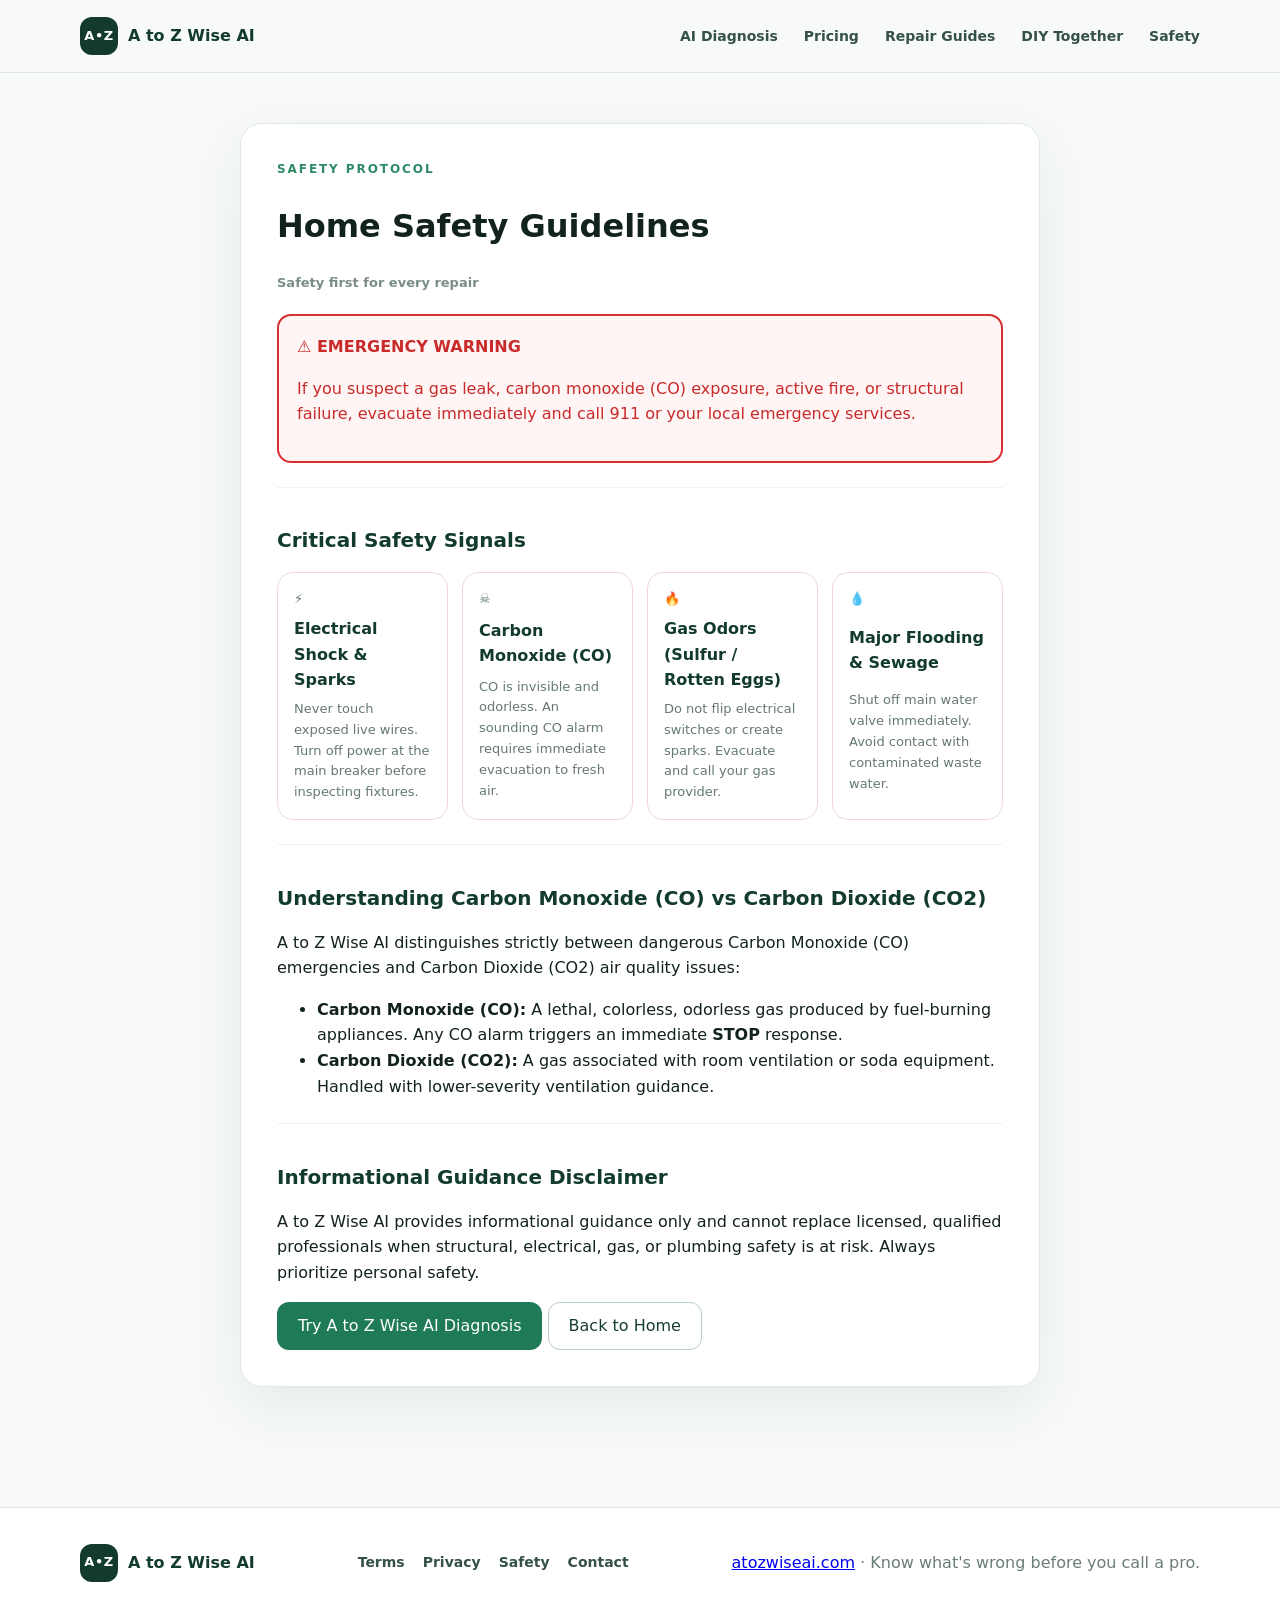
<file: safety.html>
<!doctype html>
<html lang="en">
<head>
  <meta charset="utf-8" />
  <meta name="viewport" content="width=device-width, initial-scale=1" />
  <meta name="description" content="A to Z Wise AI home safety guidelines and emergency protocol." />
  <title>Safety Guidelines — A to Z Wise AI</title>
  <link rel="canonical" href="https://atozwiseai.com/safety.html" />
  <meta property="og:type" content="website" />
  <meta property="og:site_name" content="A to Z Wise AI" />
  <meta property="og:title" content="Safety Guidelines — A to Z Wise AI" />
  <meta property="og:description" content="A to Z Wise AI home safety guidelines and emergency protocol." />
  <meta property="og:url" content="https://atozwiseai.com/safety.html" />
  <link rel="stylesheet" href="styles.css" />
</head>
<body>
  <header class="site-header">
    <div class="container nav">
      <a class="brand" href="index.html" aria-label="A to Z Wise AI home">
        <span class="brand-mark">A•Z</span>
        <span>A to Z Wise AI</span>
      </a>
      <button class="menu-btn" id="menuBtn" aria-label="Open menu" aria-expanded="false">☰</button>
      <nav id="navLinks" class="nav-links">
        <a href="index.html#diagnosis">AI Diagnosis</a>
        <a href="index.html#pricing">Pricing</a>
        <a href="index.html#guides">Repair Guides</a>
        <a href="index.html#kids">DIY Together</a>
        <a href="safety.html">Safety</a>
      </nav>
    </div>
  </header>

  <main class="container page-content">
    <div class="legal-card">
      <div class="eyebrow">Safety Protocol</div>
      <h1>Home Safety Guidelines</h1>
      <p class="last-updated">Safety first for every repair</p>

      <div class="safety-banner-box">
        <strong>⚠️ EMERGENCY WARNING</strong>
        <p>If you suspect a gas leak, carbon monoxide (CO) exposure, active fire, or structural failure, evacuate immediately and call 911 or your local emergency services.</p>
      </div>

      <section class="legal-section">
        <h2>Critical Safety Signals</h2>
        <div class="safety-grid" style="margin-top: 16px;">
          <div class="safety-item"><span class="safety-icon">⚡</span><strong>Electrical Shock &amp; Sparks</strong><span>Never touch exposed live wires. Turn off power at the main breaker before inspecting fixtures.</span></div>
          <div class="safety-item"><span class="safety-icon">☠️</span><strong>Carbon Monoxide (CO)</strong><span>CO is invisible and odorless. An sounding CO alarm requires immediate evacuation to fresh air.</span></div>
          <div class="safety-item"><span class="safety-icon">🔥</span><strong>Gas Odors (Sulfur / Rotten Eggs)</strong><span>Do not flip electrical switches or create sparks. Evacuate and call your gas provider.</span></div>
          <div class="safety-item"><span class="safety-icon">💧</span><strong>Major Flooding &amp; Sewage</strong><span>Shut off main water valve immediately. Avoid contact with contaminated waste water.</span></div>
        </div>
      </section>

      <section class="legal-section">
        <h2>Understanding Carbon Monoxide (CO) vs Carbon Dioxide (CO2)</h2>
        <p>
          A to Z Wise AI distinguishes strictly between dangerous Carbon Monoxide (CO) emergencies and Carbon Dioxide (CO2) air quality issues:
        </p>
        <ul>
          <li><strong>Carbon Monoxide (CO):</strong> A lethal, colorless, odorless gas produced by fuel-burning appliances. Any CO alarm triggers an immediate <strong>STOP</strong> response.</li>
          <li><strong>Carbon Dioxide (CO2):</strong> A gas associated with room ventilation or soda equipment. Handled with lower-severity ventilation guidance.</li>
        </ul>
      </section>

      <section class="legal-section">
        <h2>Informational Guidance Disclaimer</h2>
        <p>
          A to Z Wise AI provides informational guidance only and cannot replace licensed, qualified professionals when structural, electrical, gas, or plumbing safety is at risk. Always prioritize personal safety.
        </p>
      </section>

      <div class="page-actions">
        <a href="index.html#diagnosis" class="btn primary">Try A to Z Wise AI Diagnosis</a>
        <a href="index.html" class="btn secondary">Back to Home</a>
      </div>
    </div>
  </main>

  <footer>
    <div class="container footer-row">
      <div class="brand"><span class="brand-mark">A•Z</span><span>A to Z Wise AI</span></div>
      <div class="footer-links">
        <a href="terms.html">Terms</a>
        <a href="privacy.html">Privacy</a>
        <a href="safety.html">Safety</a>
        <a href="contact.html">Contact</a>
      </div>
      <p><a href="https://atozwiseai.com">atozwiseai.com</a> · Know what's wrong before you call a pro.</p>
    </div>
  </footer>

  <script type="module" src="js/main.js"></script>
</body>
</html>
</file>
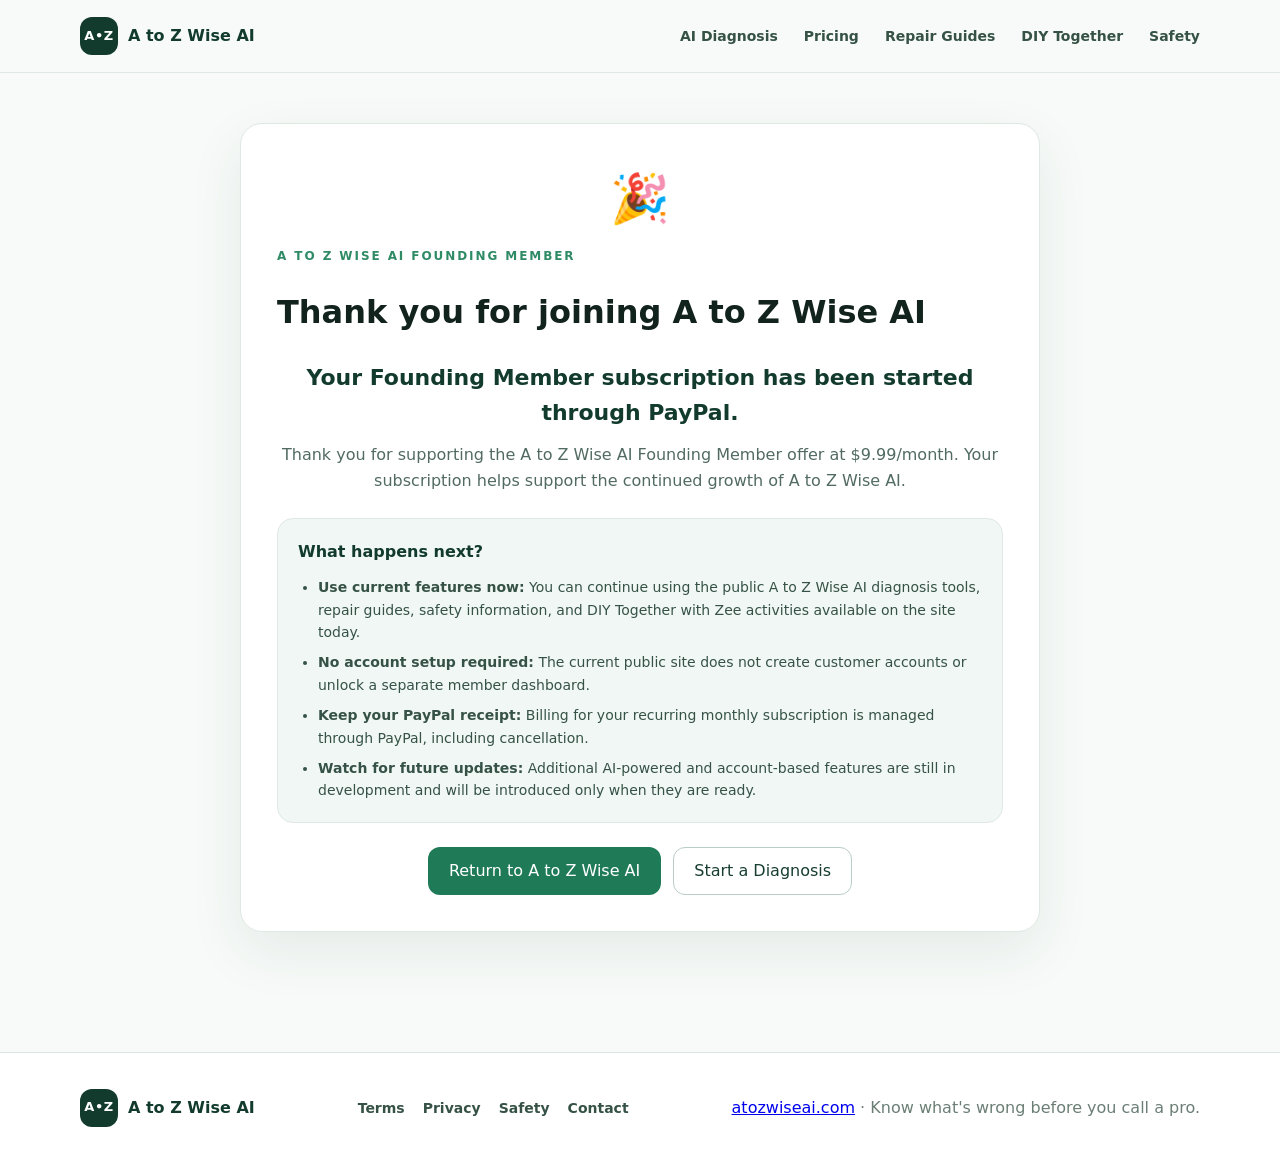
<file: success.html>
<!doctype html>
<html lang="en">
<head>
  <meta charset="utf-8" />
  <meta name="viewport" content="width=device-width, initial-scale=1" />
  <meta name="description" content="Thank you for joining A to Z Wise AI as a Founding Member." />
  <title>Welcome to A to Z Wise AI — Founding Member</title>
  <link rel="canonical" href="https://atozwiseai.com/success.html" />
  <meta property="og:type" content="website" />
  <meta property="og:site_name" content="A to Z Wise AI" />
  <meta property="og:title" content="Welcome to A to Z Wise AI — Founding Member" />
  <meta property="og:description" content="Thank you for joining A to Z Wise AI as a Founding Member." />
  <meta property="og:url" content="https://atozwiseai.com/success.html" />
  <link rel="stylesheet" href="styles.css" />
</head>
<body>
  <header class="site-header">
    <div class="container nav">
      <a class="brand" href="index.html" aria-label="A to Z Wise AI home">
        <span class="brand-mark">A•Z</span>
        <span>A to Z Wise AI</span>
      </a>
      <button class="menu-btn" id="menuBtn" aria-label="Open menu" aria-expanded="false">☰</button>
      <nav id="navLinks" class="nav-links">
        <a href="index.html#diagnosis">AI Diagnosis</a>
        <a href="index.html#pricing">Pricing</a>
        <a href="index.html#guides">Repair Guides</a>
        <a href="index.html#kids">DIY Together</a>
        <a href="safety.html">Safety</a>
      </nav>
    </div>
  </header>

  <main class="container page-content">
    <div class="success-card">
      <div class="success-icon">🎉</div>
      <div class="eyebrow">A to Z Wise AI Founding Member</div>
      <h1>Thank you for joining A to Z Wise AI</h1>
      <p class="success-headline">Your Founding Member subscription has been started through PayPal.</p>
      <p class="success-body">
        Thank you for supporting the A to Z Wise AI Founding Member offer at $9.99/month. Your subscription helps support the continued growth of A to Z Wise AI.
      </p>

      <div class="success-details">
        <h3>What happens next?</h3>
        <ul>
          <li><strong>Use current features now:</strong> You can continue using the public A to Z Wise AI diagnosis tools, repair guides, safety information, and DIY Together with Zee activities available on the site today.</li>
          <li><strong>No account setup required:</strong> The current public site does not create customer accounts or unlock a separate member dashboard.</li>
          <li><strong>Keep your PayPal receipt:</strong> Billing for your recurring monthly subscription is managed through PayPal, including cancellation.</li>
          <li><strong>Watch for future updates:</strong> Additional AI-powered and account-based features are still in development and will be introduced only when they are ready.</li>
        </ul>
      </div>

      <div class="success-actions">
        <a href="https://atozwiseai.com/" class="btn primary">Return to A to Z Wise AI</a>
        <a href="https://atozwiseai.com/#diagnosis" class="btn secondary">Start a Diagnosis</a>
      </div>
    </div>
  </main>

  <footer>
    <div class="container footer-row">
      <div class="brand"><span class="brand-mark">A•Z</span><span>A to Z Wise AI</span></div>
      <div class="footer-links">
        <a href="terms.html">Terms</a>
        <a href="privacy.html">Privacy</a>
        <a href="safety.html">Safety</a>
        <a href="contact.html">Contact</a>
      </div>
      <p><a href="https://atozwiseai.com">atozwiseai.com</a> · Know what's wrong before you call a pro.</p>
    </div>
  </footer>

  <script type="module" src="js/main.js"></script>
</body>
</html>
</file>
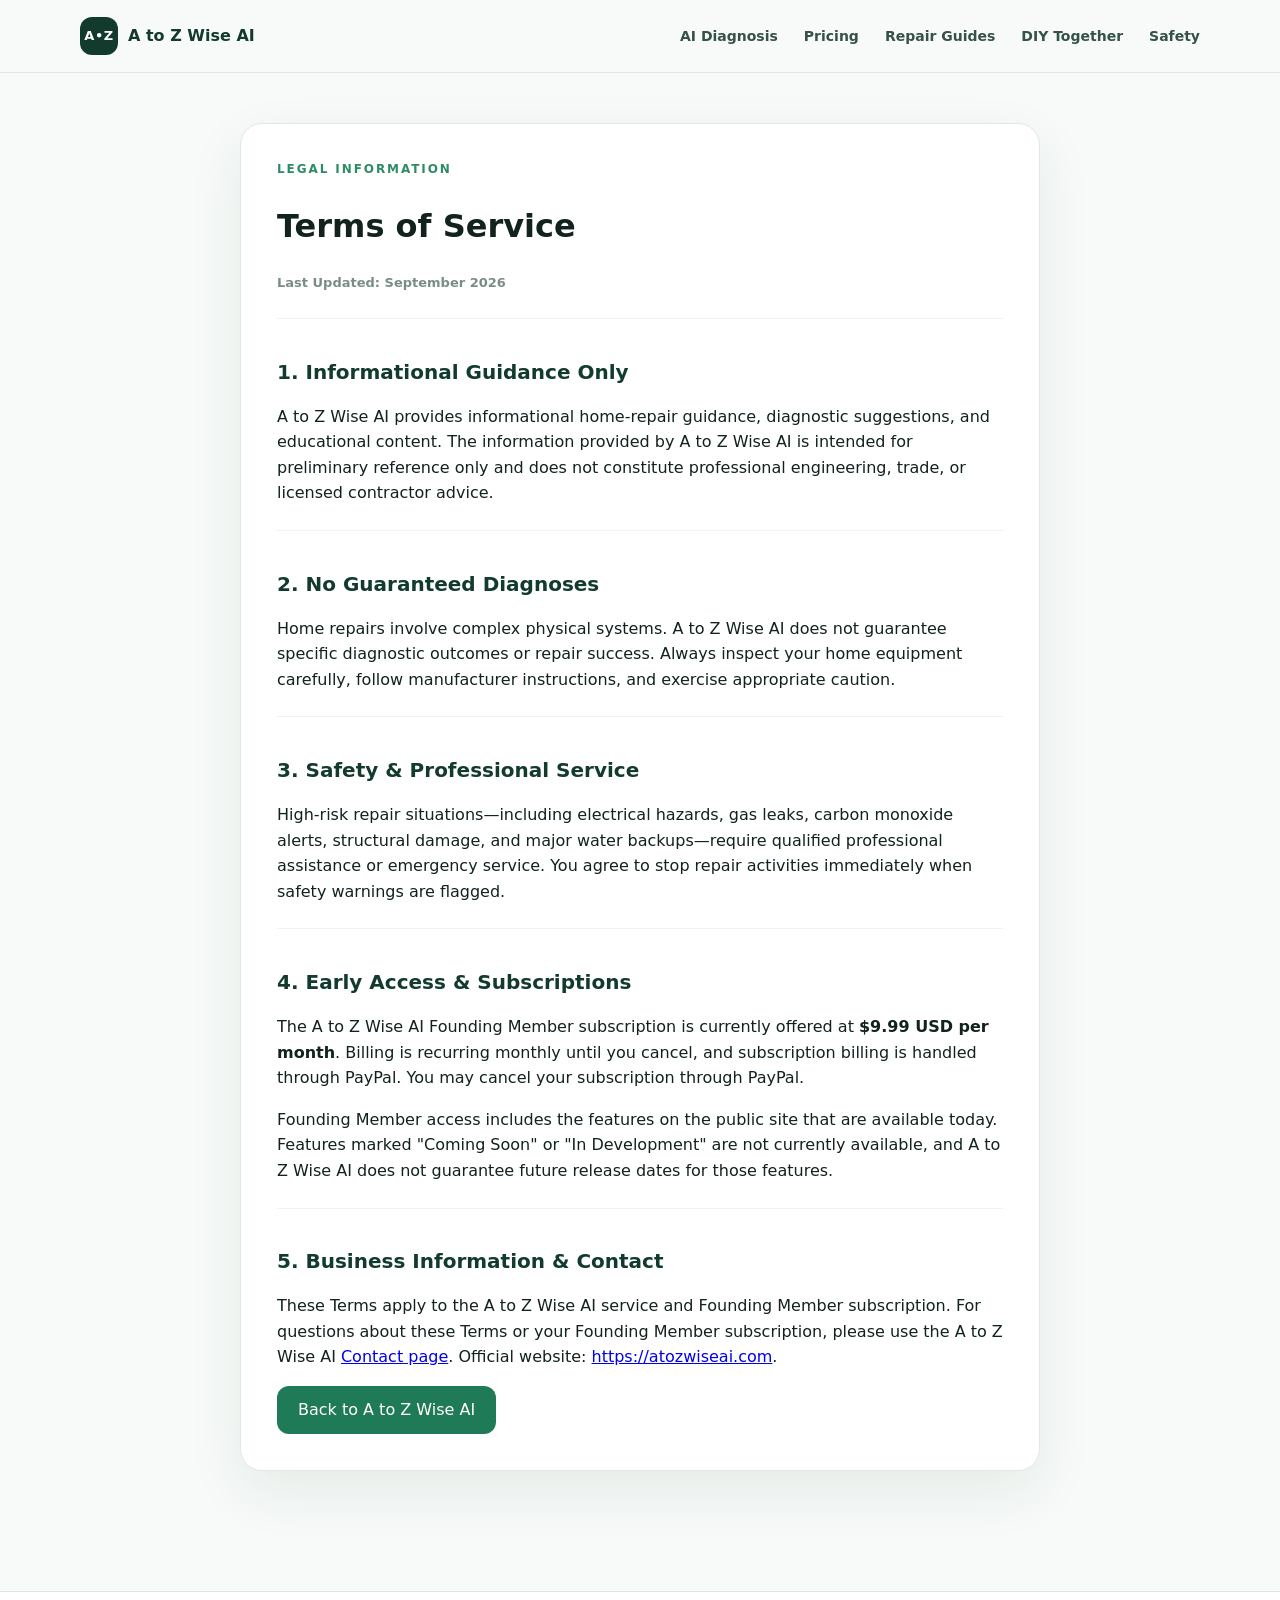
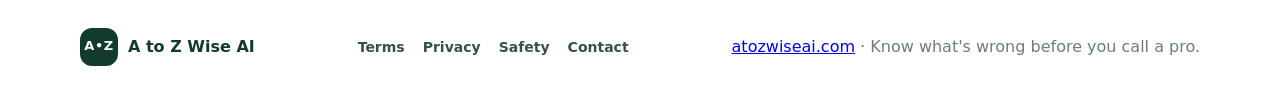
<file: terms.html>
<!doctype html>
<html lang="en">
<head>
  <meta charset="utf-8" />
  <meta name="viewport" content="width=device-width, initial-scale=1" />
  <meta name="description" content="Terms of Service for A to Z Wise AI." />
  <title>Terms of Service — A to Z Wise AI</title>
  <link rel="canonical" href="https://atozwiseai.com/terms.html" />
  <meta property="og:type" content="website" />
  <meta property="og:site_name" content="A to Z Wise AI" />
  <meta property="og:title" content="Terms of Service — A to Z Wise AI" />
  <meta property="og:description" content="Terms of Service for A to Z Wise AI." />
  <meta property="og:url" content="https://atozwiseai.com/terms.html" />
  <link rel="stylesheet" href="styles.css" />
</head>
<body>
  <header class="site-header">
    <div class="container nav">
      <a class="brand" href="index.html" aria-label="A to Z Wise AI home">
        <span class="brand-mark">A•Z</span>
        <span>A to Z Wise AI</span>
      </a>
      <button class="menu-btn" id="menuBtn" aria-label="Open menu" aria-expanded="false">☰</button>
      <nav id="navLinks" class="nav-links">
        <a href="index.html#diagnosis">AI Diagnosis</a>
        <a href="index.html#pricing">Pricing</a>
        <a href="index.html#guides">Repair Guides</a>
        <a href="index.html#kids">DIY Together</a>
        <a href="safety.html">Safety</a>
      </nav>
    </div>
  </header>

  <main class="container page-content">
    <div class="legal-card">
      <div class="eyebrow">Legal Information</div>
      <h1>Terms of Service</h1>
      <p class="last-updated">Last Updated: September 2026</p>

      <section class="legal-section">
        <h2>1. Informational Guidance Only</h2>
        <p>
          A to Z Wise AI provides informational home-repair guidance, diagnostic suggestions, and educational content.
          The information provided by A to Z Wise AI is intended for preliminary reference only and does not constitute professional engineering, trade, or licensed contractor advice.
        </p>
      </section>

      <section class="legal-section">
        <h2>2. No Guaranteed Diagnoses</h2>
        <p>
          Home repairs involve complex physical systems. A to Z Wise AI does not guarantee specific diagnostic outcomes or repair success.
          Always inspect your home equipment carefully, follow manufacturer instructions, and exercise appropriate caution.
        </p>
      </section>

      <section class="legal-section">
        <h2>3. Safety &amp; Professional Service</h2>
        <p>
          High-risk repair situations—including electrical hazards, gas leaks, carbon monoxide alerts, structural damage, and major water backups—require qualified professional assistance or emergency service.
          You agree to stop repair activities immediately when safety warnings are flagged.
        </p>
      </section>

      <section class="legal-section">
        <h2>4. Early Access &amp; Subscriptions</h2>
        <p>
          The A to Z Wise AI Founding Member subscription is currently offered at <strong>$9.99 USD per month</strong>.
          Billing is recurring monthly until you cancel, and subscription billing is handled through PayPal.
          You may cancel your subscription through PayPal.
        </p>
        <p>
          Founding Member access includes the features on the public site that are available today.
          Features marked "Coming Soon" or "In Development" are not currently available, and A to Z Wise AI does not guarantee future release dates for those features.
        </p>
      </section>

      <section class="legal-section">
        <h2>5. Business Information &amp; Contact</h2>
        <p>
          These Terms apply to the A to Z Wise AI service and Founding Member subscription.
          For questions about these Terms or your Founding Member subscription, please use the A to Z Wise AI <a href="contact.html">Contact page</a>.
          Official website: <a href="https://atozwiseai.com">https://atozwiseai.com</a>.
        </p>
      </section>

      <div class="page-actions">
        <a href="index.html" class="btn primary">Back to A to Z Wise AI</a>
      </div>
    </div>
  </main>

  <footer>
    <div class="container footer-row">
      <div class="brand"><span class="brand-mark">A•Z</span><span>A to Z Wise AI</span></div>
      <div class="footer-links">
        <a href="terms.html">Terms</a>
        <a href="privacy.html">Privacy</a>
        <a href="safety.html">Safety</a>
        <a href="contact.html">Contact</a>
      </div>
      <p><a href="https://atozwiseai.com">atozwiseai.com</a> · Know what's wrong before you call a pro.</p>
    </div>
  </footer>

  <script type="module" src="js/main.js"></script>
</body>
</html>
</file>
<file: styles.css>
*{box-sizing:border-box;overflow-wrap:break-word}html{scroll-behavior:smooth}body{margin:0;font-family:Inter,ui-sans-serif,system-ui,-apple-system,BlinkMacSystemFont,"Segoe UI",sans-serif;color:#12221d;background:#f7faf8;line-height:1.6}.container{width:min(1120px,calc(100% - 36px));margin:auto}.site-header{position:sticky;top:0;z-index:10;background:rgba(247,250,248,.94);backdrop-filter:blur(12px);border-bottom:1px solid #dfe9e4}.nav{min-height:72px;display:flex;align-items:center;justify-content:space-between}.brand{display:flex;align-items:center;gap:10px;color:#123b2e;text-decoration:none;font-weight:800}.brand-mark{display:inline-grid;place-items:center;width:38px;height:38px;border-radius:12px;background:#123b2e;color:white;font-size:13px;letter-spacing:.5px}.nav-links{display:flex;gap:26px}.nav-links a{color:#365247;text-decoration:none;font-weight:650;font-size:14px}.menu-btn{display:none;border:0;background:none;font-size:28px}.hero{padding:92px 0 70px;background:radial-gradient(circle at 80% 20%,#d8f3e4 0,transparent 35%),linear-gradient(180deg,#f7faf8,#eef6f2)}.hero-grid{display:grid;grid-template-columns:1.15fr .85fr;gap:64px;align-items:center}.eyebrow{text-transform:uppercase;letter-spacing:.16em;font-size:12px;font-weight:800;color:#2f8b66;margin-bottom:12px}.hero h1,.section h2,.cta h2{line-height:1.07;margin:0;color:#102d24}.hero h1{font-size:clamp(44px,6vw,76px);letter-spacing:-.04em;max-width:780px}.hero h1 span{color:#2f8b66}.hero-copy{font-size:19px;color:#526b62;max-width:700px;margin:24px 0 30px}.hero-actions{display:flex;gap:12px;flex-wrap:wrap}.btn{display:inline-flex;justify-content:center;align-items:center;min-height:48px;padding:0 20px;border-radius:12px;text-decoration:none;font-weight:800;border:1px solid transparent;cursor:pointer;font:inherit}.primary{background:#1f7a58;color:white}.primary:hover{background:#175f45}.secondary{border-color:#b9cdc4;color:#173d30;background:white}.full{width:100%}.trust-row{display:flex;gap:20px;flex-wrap:wrap;margin-top:26px;font-size:13px;color:#5f746b}.hero-card,.diagnosis-card,.result-card,.guide-card,.fixy-card,.safety-box{background:white;border:1px solid #dfe9e4;box-shadow:0 20px 55px rgba(26,69,54,.08)}.hero-card{border-radius:26px;padding:30px}.status-pill,.tag{display:inline-block;border-radius:999px;background:#e4f5ec;color:#1f6a4d;padding:6px 10px;font-size:12px;font-weight:800}.hero-card h2{font-size:28px;margin:18px 0 6px}.hero-card p{margin:0;color:#667b72}.fake-input{margin:22px 0;padding:16px;border:1px solid #ccdcd5;border-radius:14px;color:#496057;background:#fbfdfc}.mini-result{display:grid;gap:8px;padding:18px;border-radius:16px;background:#f0f7f4;margin-bottom:16px}.mini-result span{font-size:14px;color:#496057}.hero-card small{color:#7a8d85}.section{padding:86px 0}.section.alt{background:#edf5f1}.section-heading{max-width:720px;margin-bottom:36px}.section h2,.cta h2{font-size:clamp(34px,5vw,52px);letter-spacing:-.03em}.section-heading p,.kids p{color:#60756c;font-size:18px}.diagnosis-layout{display:grid;grid-template-columns:1fr 1fr;gap:24px}.diagnosis-card,.result-card{border-radius:22px;padding:26px}.diagnosis-card{display:grid;gap:10px}.diagnosis-card label{font-weight:800;color:#28483d}.diagnosis-card select,.diagnosis-card textarea{width:100%;border:1px solid #cbdad4;border-radius:12px;background:#fbfdfc;padding:14px;font:inherit;color:#1a3028}.upload-box{margin:6px 0 10px;border:1px dashed #9ebdb0!important;border-radius:14px;padding:16px;display:flex;gap:12px;align-items:center;cursor:pointer}.upload-box small{display:block;color:#6e827a;font-weight:500}.upload-icon{width:36px;height:36px;display:grid;place-items:center;border-radius:10px;background:#eaf6f0;color:#1f7a58;font-size:24px}.result-top{display:flex;gap:14px;align-items:center}.result-icon{font-size:34px}.result-card h3{margin:0;font-size:25px}.result-card>p{color:#5f746b;margin:28px 0}.result-grid{display:grid;grid-template-columns:repeat(3,1fr);gap:10px}.result-grid div{background:#f3f8f5;border-radius:12px;padding:14px}.result-grid span,.result-grid strong{display:block}.result-grid span{font-size:12px;color:#778a82}.result-grid strong{font-size:14px;margin-top:4px}.cards{display:grid;grid-template-columns:repeat(3,1fr);gap:18px}.guide-card{border-radius:20px;padding:24px}.guide-icon{font-size:32px;margin-bottom:16px}.guide-card h3{font-size:22px;margin:12px 0 8px}.guide-card p{color:#657970}.guide-meta{display:flex;justify-content:space-between;border-top:1px solid #e0e9e5;padding-top:14px;margin-top:20px;font-size:13px;color:#62776d}.kids{background:#fff}.kids-grid{display:grid;grid-template-columns:.7fr 1.3fr;gap:64px;align-items:center}.fixy-card{text-align:center;border-radius:28px;padding:38px 24px;background:linear-gradient(180deg,#f7fff9,#e7f7ee)}.fixy-face{width:190px;height:190px;margin:auto;border-radius:46% 46% 42% 42%;background:#2f8b66;position:relative;border:12px solid #194b38;box-shadow:inset 0 -18px 0 rgba(0,0,0,.08)}.fixy-eyes{position:absolute;top:62px;left:0;right:0;display:flex;justify-content:center;gap:36px}.fixy-eyes span{width:18px;height:18px;border-radius:50%;background:white}.fixy-smile{position:absolute;width:70px;height:34px;border-bottom:8px solid white;border-radius:0 0 60px 60px;left:48px;top:98px}.fixy-badge{display:inline-block;margin-top:-16px;position:relative;background:#163e31;color:white;border-radius:999px;padding:8px 18px;font-weight:900;letter-spacing:.12em}.fixy-card p{font-weight:800;color:#29483d}.kids-points{display:grid;grid-template-columns:1fr 1fr;gap:14px;margin-top:26px}.kids-points div{background:#f3f8f5;border-radius:14px;padding:16px}.kids-points strong,.kids-points span{display:block}.kids-points span{font-size:14px;color:#60746c;margin-top:4px}.safety{padding-top:20px}.safety-box{border-radius:22px;padding:30px;display:grid;grid-template-columns:1fr 1fr;gap:34px;align-items:center}.safety-box p{color:#5e736a}.cta{padding:30px 0 90px}.cta-box{display:flex;justify-content:space-between;align-items:center;gap:40px;background:#153f31;color:white;border-radius:28px;padding:44px}.cta-box h2{color:white;max-width:700px}.cta-box p{color:#cce2d8;max-width:760px}.light{color:#9bd6bc}.light-btn{background:white;color:#153f31;white-space:nowrap}footer{border-top:1px solid #dce7e2;background:white}.footer-row{min-height:110px;display:flex;align-items:center;justify-content:space-between;gap:20px}.footer-row p{color:#6b7e76}.photo-name{font-size:13px;color:#1f7a58;margin:-4px 0 8px}@media(max-width:820px){.menu-btn{display:block}.nav-links{display:none;position:absolute;top:72px;left:18px;right:18px;flex-direction:column;background:white;border:1px solid #dfe9e4;border-radius:16px;padding:18px;box-shadow:0 18px 40px rgba(0,0,0,.08)}.nav-links.open{display:flex}.hero{padding-top:56px}.hero-grid,.diagnosis-layout,.kids-grid,.safety-box{grid-template-columns:1fr}.cards{grid-template-columns:1fr}.kids-points{grid-template-columns:1fr 1fr}.cta-box{align-items:flex-start;flex-direction:column}.result-grid{grid-template-columns:1fr}.footer-row{flex-direction:column;justify-content:center;padding:24px 0;text-align:center}}@media(max-width:520px){.container{width:min(100% - 24px,1120px)}.hero h1{font-size:44px}.section{padding:66px 0}.kids-points{grid-template-columns:1fr}.hero-card,.diagnosis-card,.result-card,.guide-card,.fixy-card{padding:20px}.trust-row{display:grid;gap:8px}.cta-box{padding:28px}}

.danger-warning{background:linear-gradient(135deg,#fff5f5,#ffe8e8);border:1.5px solid #d63031;border-radius:12px;padding:16px;margin-bottom:16px;display:flex;gap:14px;align-items:flex-start}.danger-warning.risk-high{border-color:#d63031}.danger-warning.risk-caution{background:linear-gradient(135deg,#fffaf0,#fff3d6);border-color:#c98a1f}.warning-icon-col{flex:0 0 auto;display:flex;align-items:center;justify-content:center;width:38px;height:38px;border-radius:50%;background:rgba(214,48,49,.14)}.risk-caution .warning-icon-col{background:rgba(201,138,31,.16)}.warning-icon{font-size:20px;line-height:1}.warning-body{flex:1 1 auto;min-width:0}.warning-title{display:block;color:#c92a2a;font-weight:800;font-size:15px;margin-bottom:4px}.risk-caution .warning-title{color:#8a5a10}#warningText{color:#c92a2a;margin:0 0 8px;font-weight:500;line-height:1.5;overflow-wrap:break-word}.risk-caution #warningText{color:#8a5a10}.warning-action{color:#7a2020;margin:0 0 10px;font-size:13px;line-height:1.5;overflow-wrap:break-word}.risk-caution .warning-action{color:#6b4a10}.warning-actions{display:flex}.warning-badge{display:inline-block;max-width:100%;background:#d63031;color:white;padding:8px 14px;border-radius:8px;font-size:12px;font-weight:800;line-height:1.4;white-space:normal;overflow-wrap:break-word;text-align:center}.risk-caution .warning-badge{background:#c98a1f}.causes-section{margin:16px 0;padding:12px;background:#f0f9f6;border-left:3px solid #2f8b66;border-radius:6px}.causes-section h4{margin:0 0 10px 0;color:#123b2e;font-size:14px}.causes-section ul{margin:0;padding-left:20px;list-style:disc;color:#365247;font-size:14px}.professional-note{background:#f5f8f7;border-left:3px solid #365247;padding:12px;border-radius:6px;font-size:13px;color:#365247}
.intent-line{background:#eef6f2;border:1px solid #dfe9e4;border-radius:10px;padding:10px 14px;font-size:13px;color:#365247;margin:0 0 14px}
.intent-line strong{color:#123b2e}

/* ========================================
   FIXWISE AI EXPANSION STYLES
   ======================================== */
.disclaimer{font-size:13px;color:#7a8d85;background:#f0f7f4;border:1px solid #dfe9e4;border-radius:10px;padding:10px 14px;margin-top:14px}
.field-error{color:#c92a2a;font-size:13px;font-weight:600;min-height:18px;display:block}
.form-actions{display:flex;gap:10px;flex-wrap:wrap}
.form-actions .btn{flex:1;min-width:140px}
.upload-help{font-size:13px;color:#6e827a;margin:2px 0 6px}
.photo-preview-grid{display:grid;grid-template-columns:repeat(auto-fill,minmax(84px,1fr));gap:10px;margin:4px 0}
.photo-tile{position:relative;border-radius:12px;overflow:hidden;border:1px solid #dfe9e4;background:#fff;aspect-ratio:1/1}
.photo-tile img{width:100%;height:100%;object-fit:cover;display:block}
.photo-tile-name{position:absolute;left:0;right:0;bottom:0;background:rgba(18,59,46,.75);color:#fff;font-size:10px;padding:3px 5px;text-align:center;white-space:nowrap;overflow:hidden;text-overflow:ellipsis}
.photo-remove{position:absolute;top:4px;right:4px;width:22px;height:22px;border-radius:50%;border:0;background:rgba(201,42,42,.9);color:#fff;font-size:12px;line-height:1;cursor:pointer;display:grid;place-items:center}
.photo-meta-row{display:flex;justify-content:space-between;align-items:center;gap:10px;flex-wrap:wrap}
.photo-count{font-size:12px;color:#6e827a;font-weight:700}
.alt-causes{background:#fbf7ef;border-left-color:#c98a1f}
.alt-causes h4{color:#8a5a10}
.stop-note{background:#fff5f5;border-left:3px solid #d63031;padding:12px;border-radius:6px;font-size:13px;color:#c92a2a;margin:12px 0}
.related-guide-note{background:#eef6f2;border:1px solid #dfe9e4;border-radius:8px;padding:12px 14px;margin:12px 0;text-align:center}
.related-guide-note p{margin:0 0 8px;font-size:13px;color:#365247}
.photo-note{font-size:13px;color:#6e827a;background:#f3f8f5;border-radius:8px;padding:10px 12px;margin-top:12px}
.result-card.is-loading{opacity:.7}
.result-badge{display:inline-block;border-radius:999px;padding:4px 10px;font-size:11px;font-weight:800;background:#e4f5ec;color:#1f6a4d}
.level-easy{background:#e4f5ec;color:#1f6a4d}
.level-beginner{background:#e1f0ff;color:#1a5a99}
.level-intermediate{background:#fff3d6;color:#8a5a10}
.level-advanced{background:#ffe6d0;color:#a04a12}
.level-professional{background:#ffe0e0;color:#a3282f}
.level-emergency{background:#d63031;color:#fff}
.guides-toolbar{display:flex;flex-direction:column;gap:14px;margin-bottom:26px}
.guide-search{width:100%;border:1px solid #cbdad4;border-radius:12px;background:#fbfdfc;padding:14px;font:inherit;color:#1a3028}
.filter-bar{display:flex;flex-wrap:wrap;gap:8px}
.filter-chip{border:1px solid #cbdad4;background:#fff;color:#365247;border-radius:999px;padding:8px 14px;font-size:13px;font-weight:700;cursor:pointer}
.filter-chip.active{background:#1f7a58;border-color:#1f7a58;color:#fff}
.empty-state{color:#6e827a;font-size:15px;text-align:center;padding:30px 0}
.guide-toggle{margin-top:16px}
.guide-detail{margin-top:16px;border-top:1px solid #e0e9e5;padding-top:16px;display:grid;gap:14px}
.guide-detail-section h4{margin:0 0 8px;font-size:13px;color:#123b2e;text-transform:uppercase;letter-spacing:.04em}
.guide-detail-section ul,.guide-detail-section ol{margin:0;padding-left:20px;color:#4a5f57;font-size:14px}
.guide-detail-section p{margin:0;font-size:14px;color:#4a5f57}
.guide-safety{background:#fff5f5;border-left:3px solid #d63031;padding:10px 12px;border-radius:6px}
.guide-safety h4{color:#c92a2a}
.guide-stop{background:#fff5f5;border-left:3px solid #d63031;padding:10px 12px;border-radius:6px}
.guide-meta .result-badge{font-size:10px}
.cards{align-items:start}
.fixy-card{cursor:pointer}
.fixy-hint{display:block;margin-top:6px;color:#6e827a;font-weight:600}
.kids-roadmap{margin-top:30px}
.kids-roadmap h3{font-size:16px;color:#28483d;margin:0 0 12px}
.roadmap-chips{display:flex;flex-wrap:wrap;gap:8px}
.roadmap-chips span{background:#f3f8f5;border:1px solid #dfe9e4;border-radius:999px;padding:6px 12px;font-size:12px;font-weight:700;color:#365247}
.safety-grid{display:grid;grid-template-columns:repeat(4,1fr);gap:14px;margin-top:10px}
.safety-item{background:#fff;border:1px solid #f0d6d6;border-radius:16px;padding:16px;display:grid;gap:6px}
.safety-item strong{color:#123b2e}
.safety-item span{font-size:13px;color:#657970}
.safety-icon{font-size:22px}
.safety-cta{margin-top:22px;font-weight:700;color:#c92a2a}
.roadmap-grid{display:grid;grid-template-columns:repeat(5,1fr);gap:14px}
.roadmap-card{background:#fff;border:1px solid #dfe9e4;border-radius:16px;padding:16px;display:grid;gap:6px}
.roadmap-card strong{color:#123b2e;font-size:14px}
.roadmap-card span{font-size:13px;color:#657970}
@media(max-width:980px){.safety-grid{grid-template-columns:repeat(2,1fr)}.roadmap-grid{grid-template-columns:repeat(2,1fr)}}
@media(max-width:820px){.form-actions{flex-direction:column}.form-actions .btn{width:100%}}
@media(max-width:520px){.safety-grid{grid-template-columns:1fr}.roadmap-grid{grid-template-columns:1fr}.danger-warning{flex-direction:column}.warning-badge{width:100%}}
.mode-badge{display:inline-block;margin-left:8px;border-radius:999px;padding:3px 9px;font-size:10px;font-weight:800;letter-spacing:.04em;text-transform:uppercase;vertical-align:middle}
.mode-badge.mode-demo{background:#fff3d6;color:#8a5a10}
.mode-badge.mode-live{background:#e4f5ec;color:#1f6a4d}
.confidence-badge{display:inline-block;margin-left:8px;border-radius:999px;padding:3px 9px;font-size:11px;font-weight:700;vertical-align:middle}
.confidence-badge.confidence-high{background:#e4f5ec;color:#1f6a4d}
.confidence-badge.confidence-medium{background:#fff3d6;color:#8a5a10}
.confidence-badge.confidence-low{background:#ffe6d0;color:#a04a12}
.followup-section{margin:16px 0;padding:14px;background:#f0f9f6;border-left:3px solid #2f8b66;border-radius:6px}
.followup-section h4{margin:0 0 6px 0;color:#123b2e;font-size:14px}
.followup-hint{margin:0 0 10px 0;color:#526b62;font-size:13px}
.followup-section textarea{width:100%;border:1px solid #cbdad4;border-radius:12px;background:#fbfdfc;padding:10px;font:inherit;color:#1a3028;margin-bottom:8px}
.conversation-log{list-style:none;margin:12px 0 0;padding:0;font-size:13px;color:#365247;display:grid;gap:6px}
.conversation-log li{background:#fff;border:1px solid #dfe9e4;border-radius:8px;padding:8px 10px}
.upload-box.is-drag-active{border-color:#1f7a58!important;background:#eaf6f0}

.hero-slogan{display:block;margin-bottom:8px;color:#123b2e}

/* ======= Guide card actions / interactive repair mode ======= */
.guide-card-actions{display:grid;gap:8px;margin-top:16px}
.repair-modal{position:fixed;inset:0;z-index:100;display:flex;align-items:center;justify-content:center;padding:20px}
.repair-modal[hidden]{display:none}
.repair-modal-backdrop{position:absolute;inset:0;background:rgba(16,45,36,.55)}
.repair-modal-panel{position:relative;background:#fff;border-radius:22px;max-width:560px;width:100%;max-height:90vh;overflow:auto;padding:30px;box-shadow:0 30px 80px rgba(0,0,0,.3)}
.repair-modal-close{position:absolute;top:14px;right:14px;border:0;background:#f0f7f4;width:34px;height:34px;border-radius:50%;font-size:15px;cursor:pointer;color:#123b2e}
.repair-progress{margin-bottom:16px}
.repair-progress-bar{height:8px;border-radius:999px;background:#eef4f1;overflow:hidden}
.repair-progress-bar span{display:block;height:100%;background:#1f7a58;border-radius:999px;transition:width .2s ease}
.repair-progress-label{font-size:12px;color:#6e827a;font-weight:700;display:block;margin-top:6px}
.repair-guide-title{text-transform:uppercase;letter-spacing:.08em;font-size:11px;font-weight:800;color:#2f8b66;margin-bottom:6px}
.repair-step-number{font-weight:800;color:#123b2e;font-size:13px;margin-bottom:4px}
.repair-step-instruction{margin:0 0 12px;font-size:21px;color:#102d24;line-height:1.35;overflow-wrap:break-word}
.repair-step-explanation,.repair-step-see{font-size:14px;color:#526b62;margin:0 0 10px;line-height:1.55}
.repair-step-safety{background:#fff5f5;border-left:3px solid #d63031;color:#c92a2a;padding:10px 12px;border-radius:6px;font-size:13px;margin:0 0 12px}
.repair-step-meta{display:flex;flex-wrap:wrap;gap:14px;font-size:13px;color:#365247;background:#f3f8f5;border-radius:10px;padding:10px 12px;margin-bottom:14px}
.repair-step-actions{display:flex;flex-wrap:wrap;gap:8px;margin-top:14px}
.repair-step-actions .btn{flex:1 1 auto;min-width:120px}
.repair-inline-note{margin-top:14px;background:#f0f9f6;border-left:3px solid #2f8b66;border-radius:8px;padding:12px 14px;font-size:13px;color:#365247}
.repair-inline-note p{margin:6px 0 0}
.repair-level-note{margin-top:16px}
.repair-choice-options{display:grid;gap:8px;margin-bottom:14px}
.repair-complete{text-align:center}
.repair-complete-icon{font-size:40px;margin-bottom:8px}
.kid-fixy-line{background:#eef6f2;border-radius:10px;padding:10px 14px;font-weight:700;color:#123b2e;display:inline-block;margin:8px 0}

/* ======= FixWise Kids interactive activities ======= */
.kids-activities{margin-top:56px;background:#f3f8f5;border-radius:24px;padding:30px}
.kids-activities-header{display:flex;justify-content:space-between;gap:24px;flex-wrap:wrap;align-items:flex-start;margin-bottom:20px}
.kids-activity-sub{color:#60756c;font-size:14px;margin:6px 0 12px}
.kids-set-picker{margin-top:6px}
.kid-progress-panel{background:#fff;border:1px solid #dfe9e4;border-radius:16px;padding:16px;min-width:240px}
.kid-level{font-weight:800;color:#123b2e;margin-bottom:8px;font-size:14px}
.kid-xp-bar{height:8px;border-radius:999px;background:#eef4f1;overflow:hidden;margin-bottom:12px}
.kid-xp-bar span{display:block;height:100%;background:#2f8b66;border-radius:999px}
.kid-badges{display:flex;flex-wrap:wrap;gap:6px}
.kid-badge{font-size:11px;font-weight:700;color:#9aa8a2;background:#f3f8f5;border:1px solid #dfe9e4;border-radius:999px;padding:5px 10px;opacity:.55}
.kid-badge.earned{color:#1f6a4d;background:#e4f5ec;border-color:#bfe3d1;opacity:1}
.kid-activity-card{background:#fff;border:1px solid #dfe9e4;border-radius:18px;padding:22px}
.kid-activity-meta{font-size:12px;font-weight:800;color:#2f8b66;text-transform:uppercase;letter-spacing:.04em;margin-bottom:8px}
.kid-activity-card h4{margin:0 0 10px;font-size:20px;color:#102d24}
.kid-activity-body-text{color:#526b62;font-size:14px;margin:0 0 10px;line-height:1.6}
.kid-activity-prompt{font-weight:700;color:#28483d;margin:0 0 14px}
.kid-options{display:grid;gap:8px}
.kid-option{text-align:left}
.kid-number-row{display:flex;gap:10px;flex-wrap:wrap}
.kid-number-row input{border:1px solid #cbdad4;border-radius:12px;padding:12px;font:inherit;width:120px}
.kid-feedback{margin-top:14px;font-weight:700;font-size:14px;min-height:20px}
.kid-feedback.is-correct{color:#1f6a4d}
.kid-feedback.is-incorrect{color:#c92a2a}
.kid-order-pool{display:flex;flex-wrap:wrap;gap:8px;margin-bottom:12px}
.kid-order-item.is-used{opacity:.35;pointer-events:none}
.kid-order-chosen{display:flex;flex-wrap:wrap;gap:8px;margin-bottom:12px;min-height:20px}
.kid-order-chip{background:#e4f5ec;color:#1f6a4d;border-radius:999px;padding:6px 12px;font-size:12px;font-weight:700}
.kid-order-actions{display:flex;gap:8px;flex-wrap:wrap}
.kid-activity-complete{text-align:center}
@media(max-width:820px){.repair-modal-panel{padding:22px}.repair-step-actions .btn{min-width:100%}}

/* ======= MONETIZATION & PRICING STYLES ======= */
.pricing-section{padding:80px 0;background:#edf5f1}
.pricing-grid{display:flex;justify-content:center;max-width:680px;margin:0 auto}
.pricing-card{background:#fff;border:2px solid #1f7a58;border-radius:26px;padding:36px 30px;box-shadow:0 20px 55px rgba(26,69,54,.12);position:relative;max-width:620px;width:100%}
.pricing-badge-row{text-align:center;margin-bottom:12px}
.status-pill.highlight{background:#1f7a58;color:#fff;font-weight:800;font-size:11px;letter-spacing:.06em;padding:6px 14px;border-radius:999px;text-transform:uppercase}
.pricing-card h3{text-align:center;margin:10px 0;font-size:22px;color:#102d24;font-weight:900;letter-spacing:-.02em}
.pricing-price-row{display:flex;align-items:baseline;justify-content:center;gap:4px;margin:16px 0 6px}
.price-val{font-size:52px;font-weight:900;color:#123b2e;line-height:1}
.price-period{font-size:16px;font-weight:700;color:#5f746b}
.pricing-subtext{text-align:center;color:#526b62;font-size:14px;margin:0 0 24px}
.pricing-features-block{border-top:1px solid #e0e9e5;padding-top:20px;margin-bottom:24px}
.pricing-features-block h4{font-size:14px;color:#123b2e;margin:0 0 14px;font-weight:800;text-transform:uppercase;letter-spacing:.04em}
.pricing-feature-list{list-style:none;padding:0;margin:0;display:grid;gap:12px}
.pricing-feature-list li{display:flex;align-items:center;gap:10px;font-size:14px;color:#28483d;flex-wrap:wrap}
.feat-icon{font-weight:900;color:#1f7a58;min-width:18px;text-align:center}
.feat-label{flex:1 1 auto;min-width:200px;font-weight:600}
.status-tag.live{background:#e4f5ec;color:#1f6a4d;font-size:10px;font-weight:800;padding:3px 8px;border-radius:999px;border:1px solid #bfe3d1;white-space:nowrap;margin-left:auto}
.status-tag.coming{background:#eef4f8;color:#2b5c7e;font-size:10px;font-weight:800;padding:3px 8px;border-radius:999px;border:1px solid #c7dbe8;white-space:nowrap;margin-left:auto}
.pricing-actions{display:grid;gap:12px;margin-bottom:20px}
.cta-founding{font-size:16px;padding:14px;box-shadow:0 8px 24px rgba(31,122,88,.25)}
.pricing-transparency{background:#f0f7f4;border:1px solid #dfe9e4;border-radius:12px;padding:14px 16px;font-size:12px;color:#5f746b;line-height:1.5}
.pricing-transparency strong{color:#123b2e;display:block;margin-bottom:4px;font-size:13px}
.pricing-transparency p{margin:0}

/* ======= FOOTER & LEGAL PAGES STYLES ======= */
.footer-links{display:flex;gap:18px;flex-wrap:wrap;font-size:14px;font-weight:700}
.footer-links a{color:#365247;text-decoration:none}
.footer-links a:hover{color:#1f7a58;text-decoration:underline}
.legal-card,.success-card{background:#fff;border:1px solid #dfe9e4;border-radius:22px;padding:36px;margin:30px auto 60px;max-width:800px;box-shadow:0 20px 55px rgba(26,69,54,.08)}
.page-content{padding:20px 0 60px}
.legal-section{margin-top:24px;border-top:1px solid #edf4f1;padding-top:20px}
.legal-section h2{font-size:20px;color:#123b2e;margin-bottom:10px}
.last-updated{color:#7a8d85;font-size:13px;font-weight:600;margin-bottom:20px}
.safety-banner-box{background:#fff5f5;border:2px solid #d63031;border-radius:14px;padding:18px;margin:20px 0;color:#c92a2a}
.safety-banner-box strong{display:block;font-size:16px;margin-bottom:6px}
.contact-box{background:#f3f8f5;border:1px solid #dfe9e4;border-radius:14px;padding:18px;margin:16px 0}
.contact-box p{margin:6px 0;font-size:14px;color:#28483d}
.faq-list{display:grid;gap:16px;margin-top:14px}
.faq-item{background:#fbfdfc;border:1px solid #dfe9e4;border-radius:12px;padding:14px 16px}
.faq-item strong{display:block;color:#123b2e;margin-bottom:6px;font-size:15px}
.faq-item p{margin:0;color:#526b62;font-size:14px}
.success-icon{font-size:48px;text-align:center;margin-bottom:10px}
.success-headline{font-size:22px;font-weight:800;color:#123b2e;text-align:center;margin:6px 0 12px}
.success-body{text-align:center;color:#526b62;font-size:16px;margin:0 0 24px}
.success-details{background:#f0f7f4;border:1px solid #dfe9e4;border-radius:16px;padding:20px;margin-bottom:24px}
.success-details h3{margin:0 0 12px;font-size:16px;color:#123b2e}
.success-details ul{margin:0;padding-left:20px;color:#365247;font-size:14px;display:grid;gap:8px}
.success-actions{display:flex;gap:12px;justify-content:center;flex-wrap:wrap}

/* ======= CHECKOUT MODAL STYLES ======= */
.checkout-modal-panel{max-width:540px;text-align:center}
.checkout-modal-content h3{font-size:22px;color:#102d24;margin:14px 0 10px}
.checkout-modal-content p{color:#526b62;font-size:14px;margin:0 0 12px;line-height:1.55;text-align:left}
.checkout-modal-content code{background:#f0f7f4;padding:2px 6px;border-radius:4px;font-size:12px;color:#1f7a58;border:1px solid #cbdad4;font-family:monospace;word-break:break-all}
.checkout-modal-actions{display:flex;gap:10px;flex-wrap:wrap;margin-top:20px;justify-content:center}
@media(max-width:600px){.pricing-card{padding:24px 18px}.status-tag.live,.status-tag.coming{margin-left:0}.pricing-feature-list li{align-items:flex-start}.legal-card,.success-card{padding:22px}}
</file>
